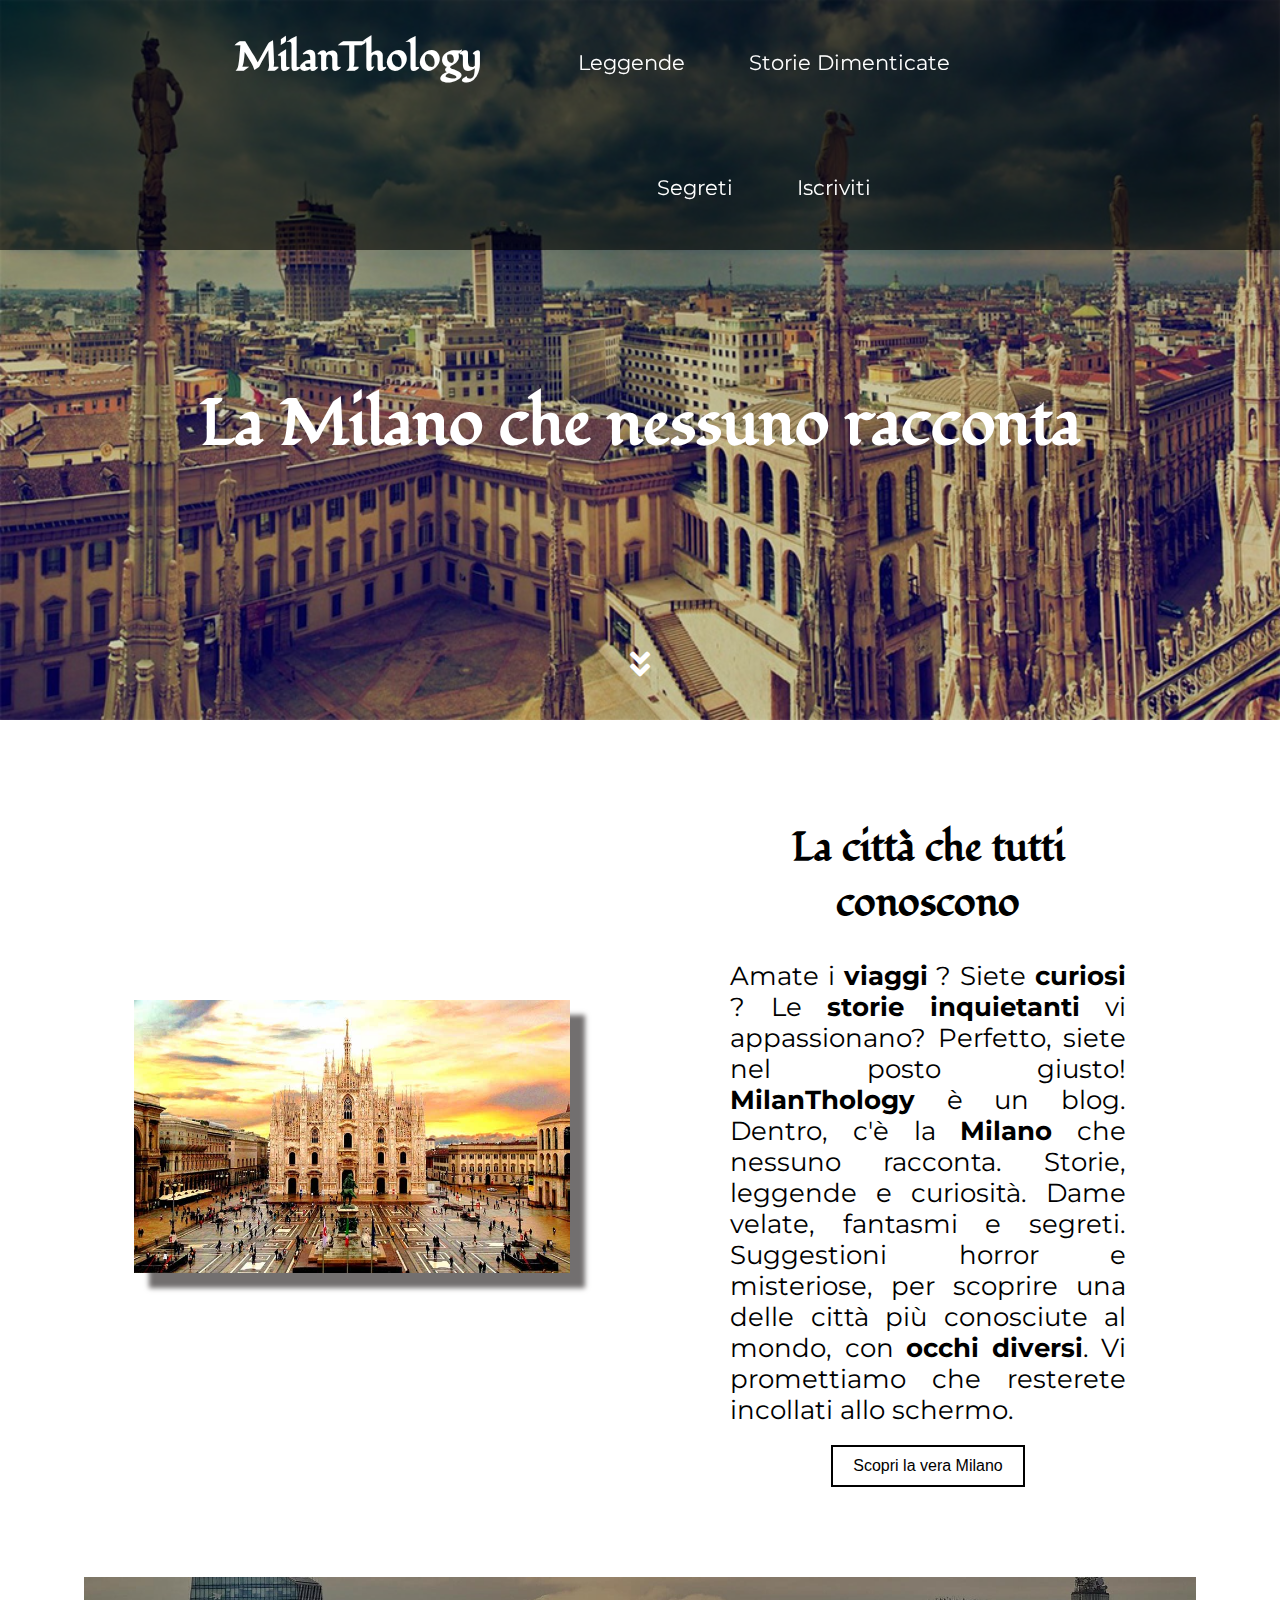
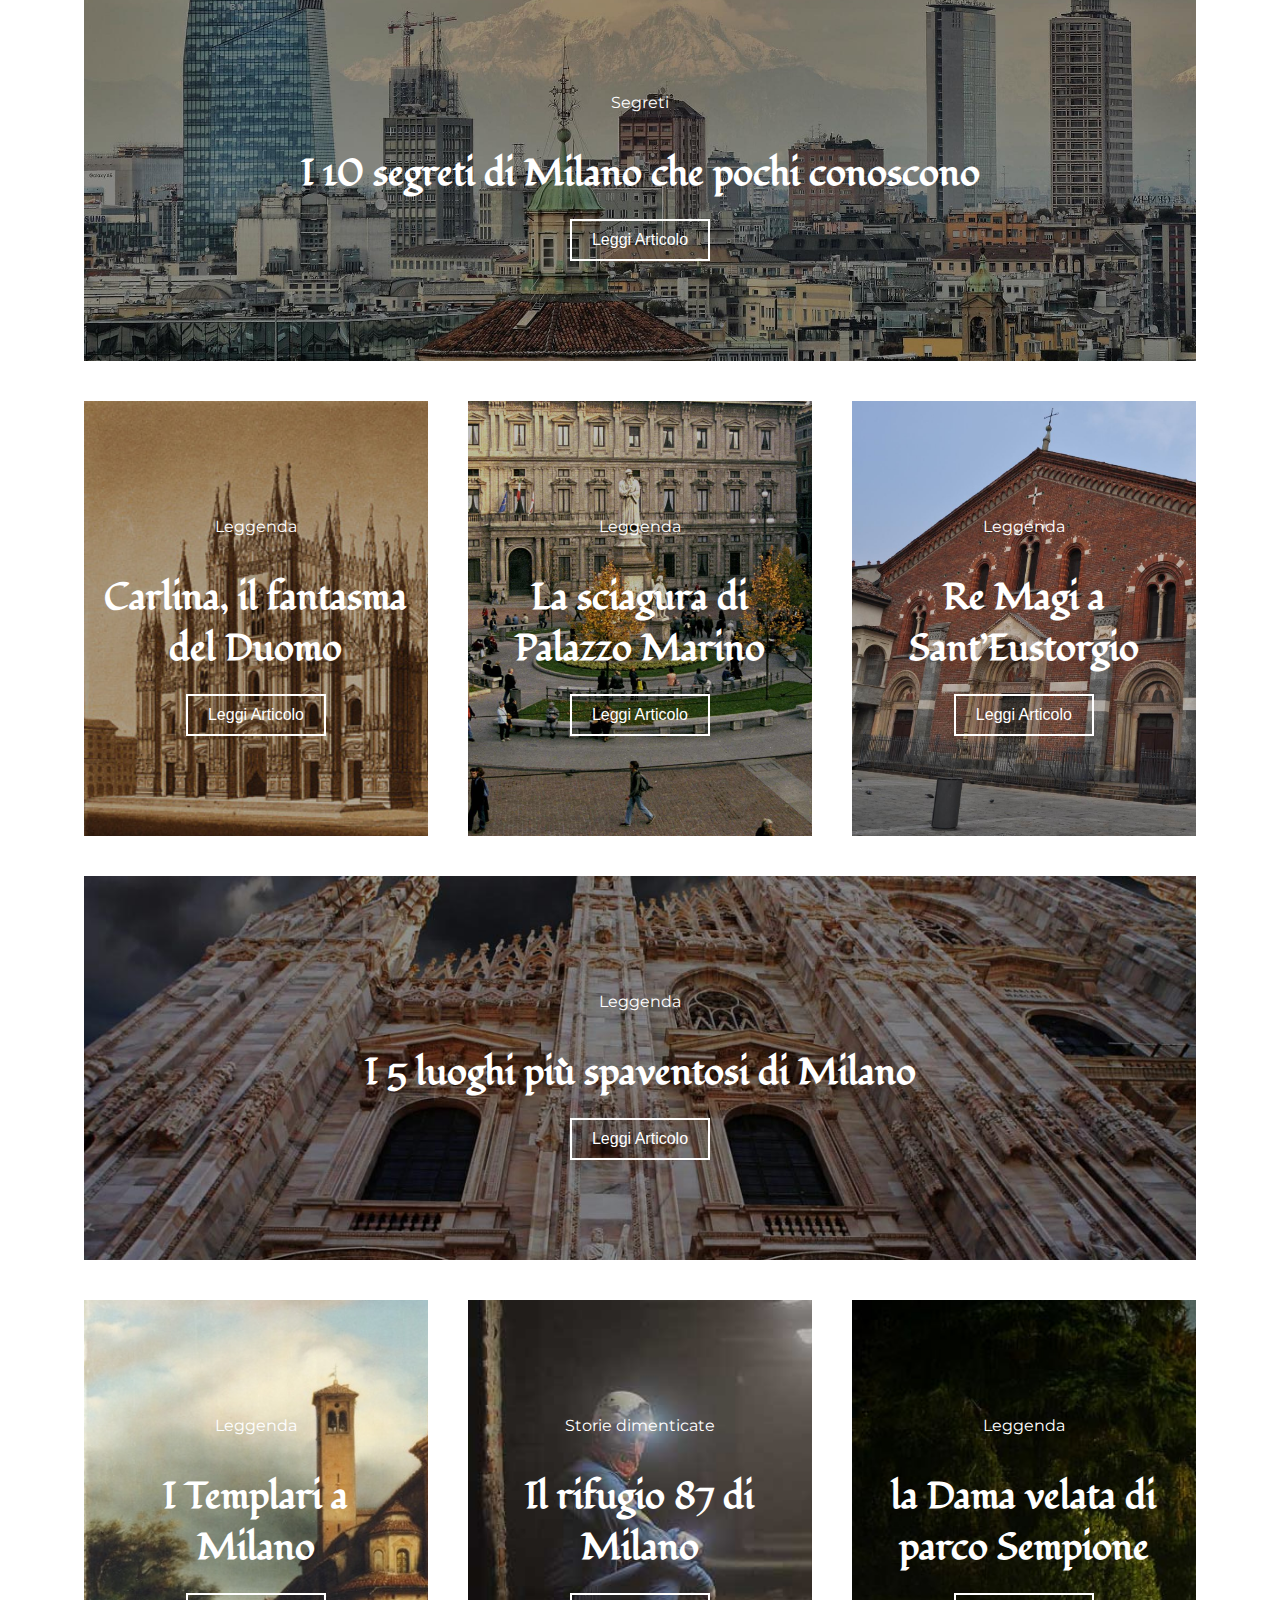
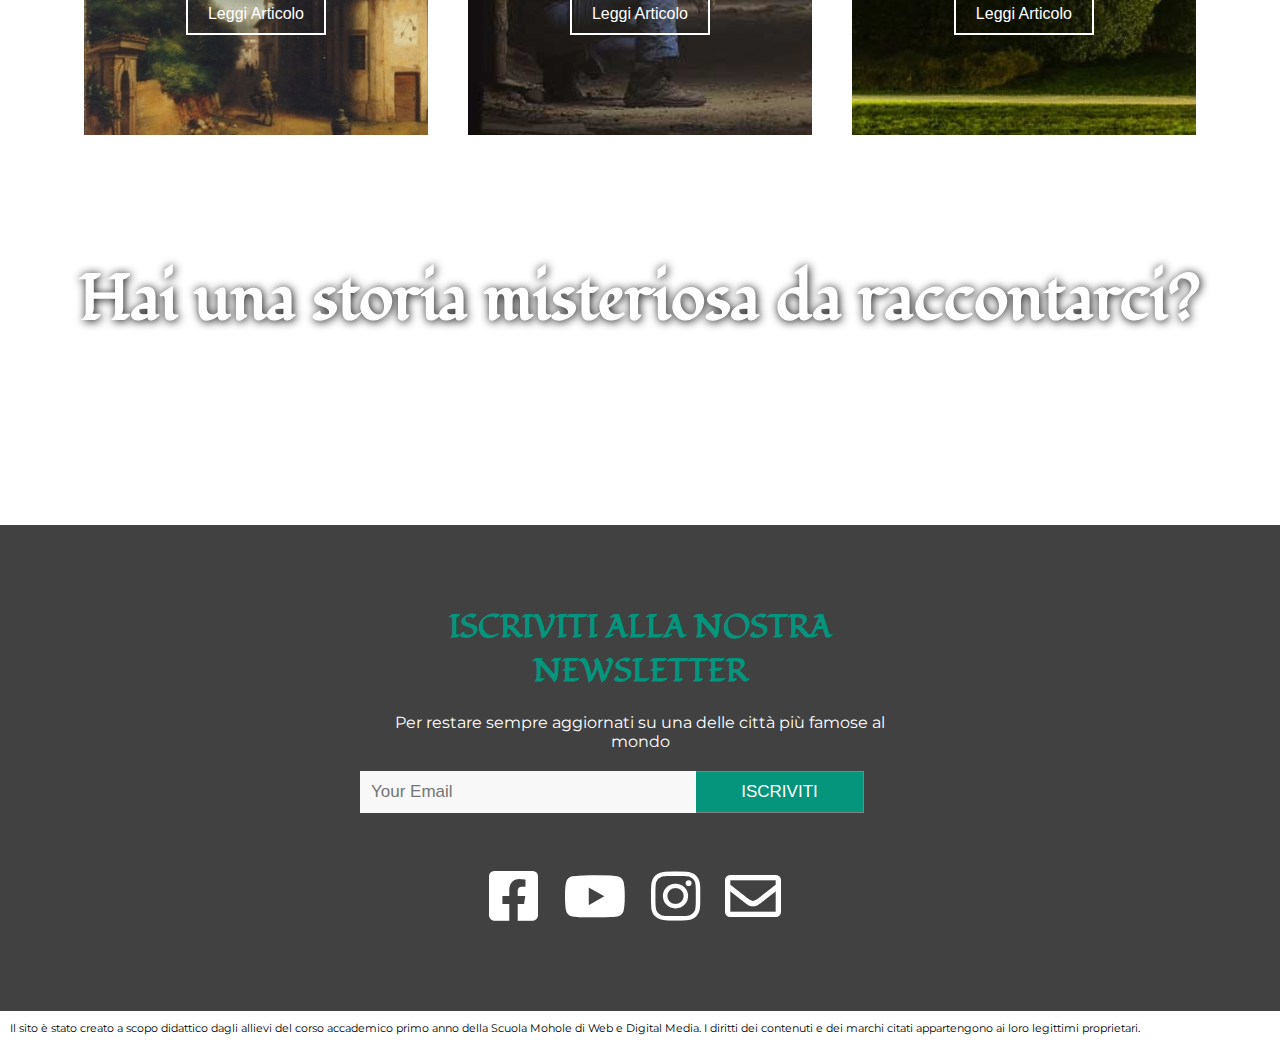
<file: index.html>
<!DOCTYPE html>
<html lang="it">
<head>
    <meta charset="UTF-8">
    <meta name="viewport" content="width=device-width, initial-scale=1.0">
    <meta http-equiv="X-UA-Compatible" content="ie=edge">
    <link rel="stylesheet" href="Fontawesome/css/all.min.css">
    <link rel="stylesheet" href="animate.min.css">
    <title>MilanThology - La Milano che nessuno racconta</title>
    <link href="https://fonts.googleapis.com/css?family=Montserrat&display=swap" rel="stylesheet">
    <link href="https://fonts.googleapis.com/css?family=Fondamento&display=swap" rel="stylesheet">
    <link rel="stylesheet" href="style.css">
</head>
<body>
    <!-- HOME PRIMA FASCIA -->
    <header id="home">
        <nav>
            <div class="navigazione">
                <div class="posizione">
                    <div id="menuToggle">
                      <input type="checkbox" />
                      <span></span>
                      <span></span>
                      <span></span>
                      <ul id="menu">
                        <a href="index.html"><li>Home</li></a>
                        <a href="leggende.html"><li>Leggende</li></a>
                        <a href="storie.html"><li>Storie dimenticate</li></a>
                        <a href="segreti.html"><li>Segreti</li></a>
                        <a href="iscrizione.html"><li>Iscriviti</li></a>
                      </ul>
                    </div>
        
                </div>
                <div class="logo">
                    <a href="index.html"><h2>MilanThology</h2></a>
                </div>
                <div class="menu">
                     <ul>
                         <a href="leggende.html"><li>Leggende</li></a>
                         <a href="storie.html"><li>Storie dimenticate</li></a>
                         <a href="segreti.html"><li>Segreti</li></a>
                         <a href="iscrizione.html"><li>Iscriviti</li></a>
                     </ul>
                 </div>
            </div>
        </nav>
        <h1> La Milano che nessuno racconta</h1>
        <a href="#main" class="fas fa-angle-double-down animated infinite fadeInDown slower"></a>
    </header>  
    <!-- FINE HOME PRIMA FASCIA -->
    <!-- INTRODUZIONE -->
    <div class="box_page">
        <main id="main">
            <div class="intro">
                <div class="img_intro">
                    <img src="img/duomo.jpg" alt="Milano Duomo" width="100%" height="auto">
                </div>
            </div>
            <div class="intro" >
                <h2>La città che tutti conoscono</h2>
                <p class="text">Amate i <b> viaggi</b> ? Siete <b>curiosi</b> ? Le <b>storie inquietanti</b> vi appassionano? Perfetto, siete nel posto giusto!
                    <b>MilanThology</b> è un blog. Dentro, c'è la <b>Milano</b> che nessuno racconta. Storie, leggende e curiosità. Dame velate, fantasmi e segreti. Suggestioni horror e misteriose, per scoprire una delle città più conosciute al mondo, con <b>occhi diversi</b>. Vi promettiamo che resterete incollati allo schermo. </p>
                <a href="segreti.html"><button class="btn_intro">Scopri la vera Milano</button></a>
            </div>
        </main> 
    <!-- FINE INTRODUZIONE -->
    <!-- ARTICOLI -->
        <div class="box">
            <article>      
                <div class="title_article segreti">
                    <p>Segreti</p>
                    <h3>I 10 segreti di Milano che pochi conoscono</h3>
                    <a href="404.html"><button class="btn_leggi">Leggi Articolo</button></a>
                </div>
            </article>
            <div class="fascia_articoli">
                <article>
                    <div class="title_article fantasma_duomo">
                        <p>Leggenda</p>
                        <h3>Carlina, il fantasma del Duomo</h3>
                        <a href="#"><button class="btn_leggi">Leggi Articolo</button></a>
                    </div>
                </article> 
                <article>
                    <div class="title_article Palazzo_marino">
                        <p>Leggenda</p>
                        <h3>La sciagura di Palazzo Marino</h3>
                        <a href="#"><button class="btn_leggi">Leggi Articolo</button></a>
                    </div>
                </article> 
                <article>
                    <div class="title_article Re_magi">
                        <p>Leggenda</p>
                        <h3>Re Magi a Sant’Eustorgio</h3>
                        <a href="#"><button class="btn_leggi">Leggi Articolo</button></a>
                    </div>
                </article> 
            </div>
            <article>
                <div class="title_article luoghi_spaventosi">
                    <p>Leggenda</p>
                    <h3>I 5 luoghi più spaventosi di Milano</h3>
                    <a href="#"><button class="btn_leggi">Leggi Articolo</button></a>
                </div>
            </article> 
            <div class="fascia_articoli">
                <article>
                    <div class="title_article templari">
                        <p>Leggenda</p>
                        <h3>I Templari a Milano</h3>
                        <a href="#"><button class="btn_leggi">Leggi Articolo</button></a>
                    </div>
                </article> 
                <article>
                    <div class="title_article rifugio-87">
                        <p>Storie dimenticate</p>
                        <h3>Il rifugio 87 di Milano</h3>
                        <a href="404.html"><button class="btn_leggi">Leggi Articolo</button></a>
                    </div>
                </article> 
                <article>
                    <div class="title_article Dama-velata">
                        <p>Leggenda</p>
                        <h3>la Dama velata di parco Sempione</h3>
                        <a href="dama_velata.html"><button class="btn_leggi">Leggi Articolo</button></a>
                    </div>
                </article>
            </div>
        </div>
    </div>
    <!-- FINE ARTICOLI -->
   <!-- CALL TO ACTION -->
    <div class="call_to_action">
        <h2>Hai una storia misteriosa da raccontarci?</h2>
        <a href="iscrizione.html"><button class="btn_scopri">Scrivi qui</button></a>
    </div>
    <!-- FINE CALL TO ACTION -->
<!-- FOOTER -->
<footer>
    <div class="newsletter">
        <h3> ISCRIVITI ALLA NOSTRA NEWSLETTER </h3> 
        <p>Per restare sempre aggiornati su una delle città più famose al mondo</p> 
        <form class="example" action="/action_page.php">
            <input type="text" placeholder="Your Email" name="search">
            <button type="submit">ISCRIVITI</i></button>
        </form>
    </div>
        <div class="social">
            <a href="https://www.facebook.com/"><i class="fab fa-facebook-square"></i></a>
            <a href="https://www.youtube.com/"><i class="fab fa-youtube"></i></a>
            <a href="https://www.instagram.com/"><i class="fab fa-instagram"></i></a>
            <a href="https://www.gmail.com/"><i class="far fa-envelope"></i></a>
        </div>
    </footer>
    <section class="text_footer">
        Il sito è stato creato a scopo didattico dagli allievi del corso accademico primo anno della Scuola Mohole di Web e Digital Media. I diritti dei contenuti e dei marchi citati appartengono ai loro legittimi proprietari.
    </section>
    <!-- FINE FOOTER -->
</body>
</html>
</file>
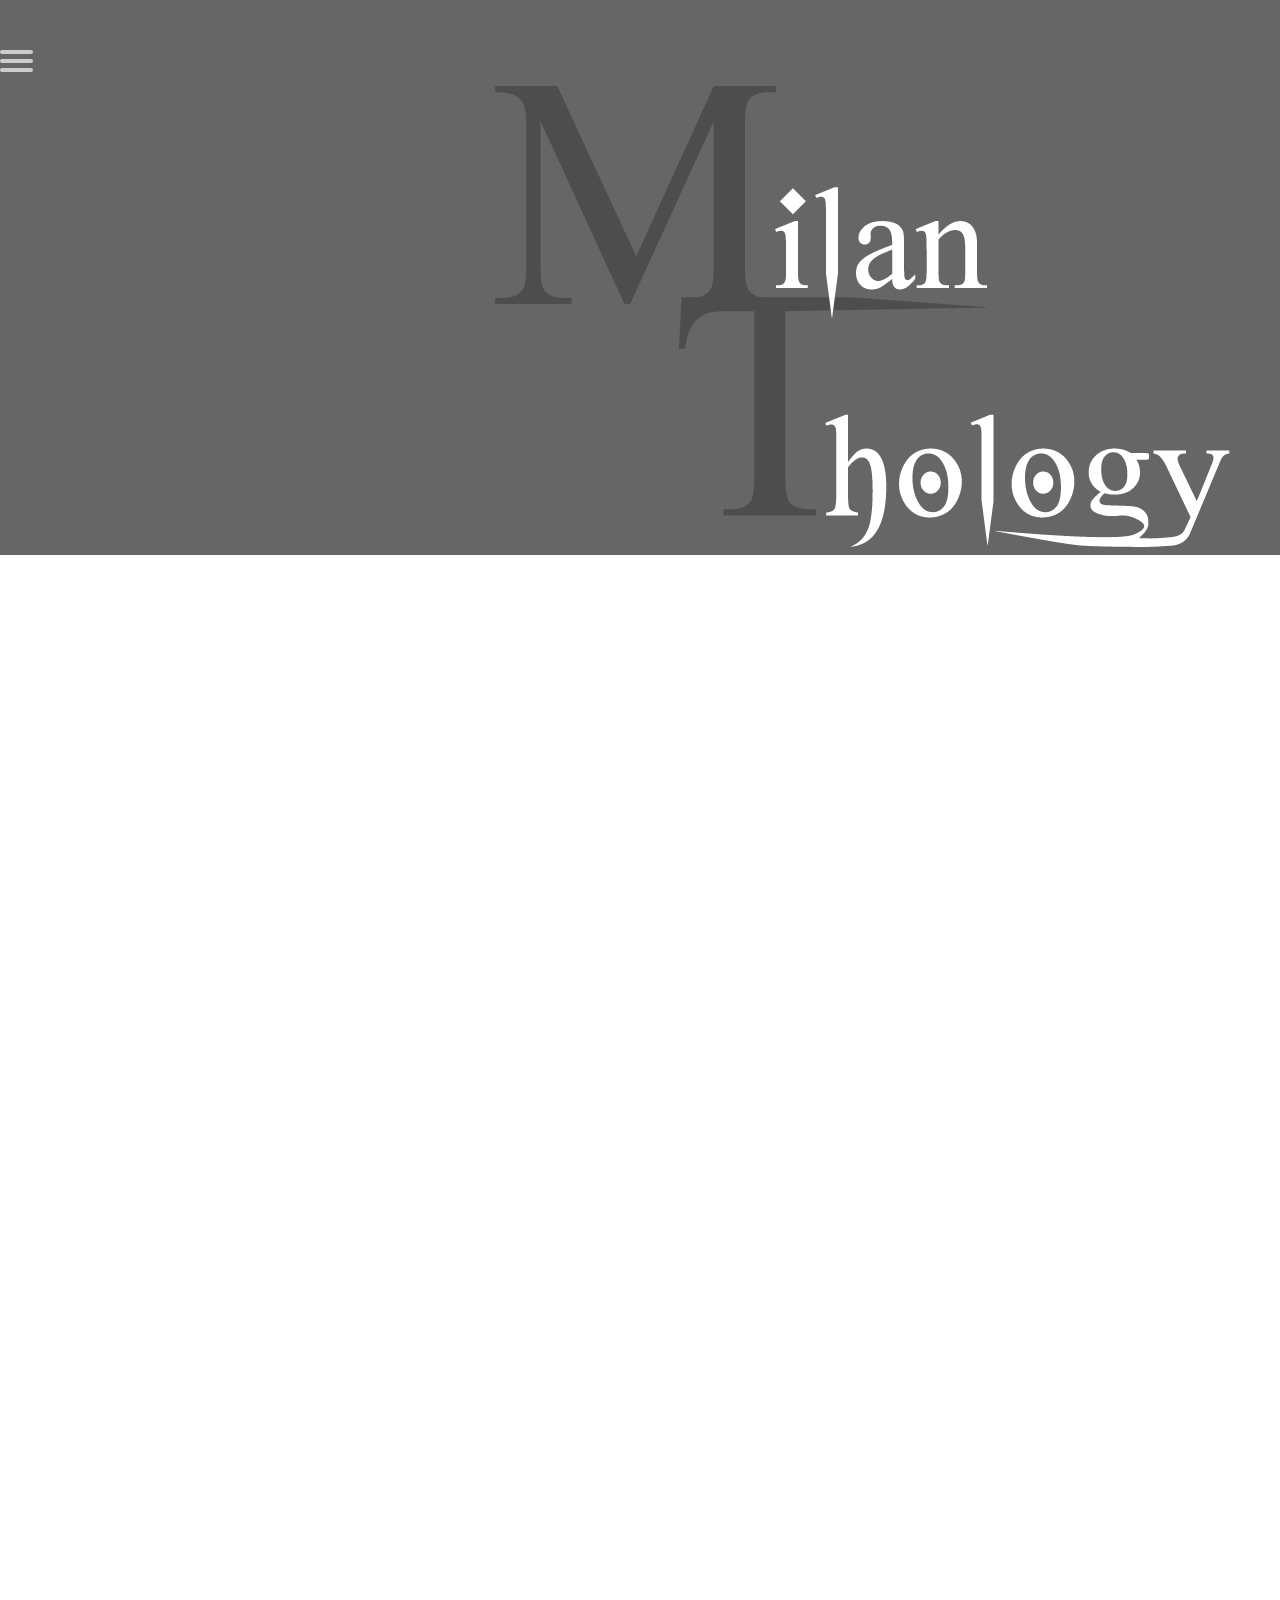
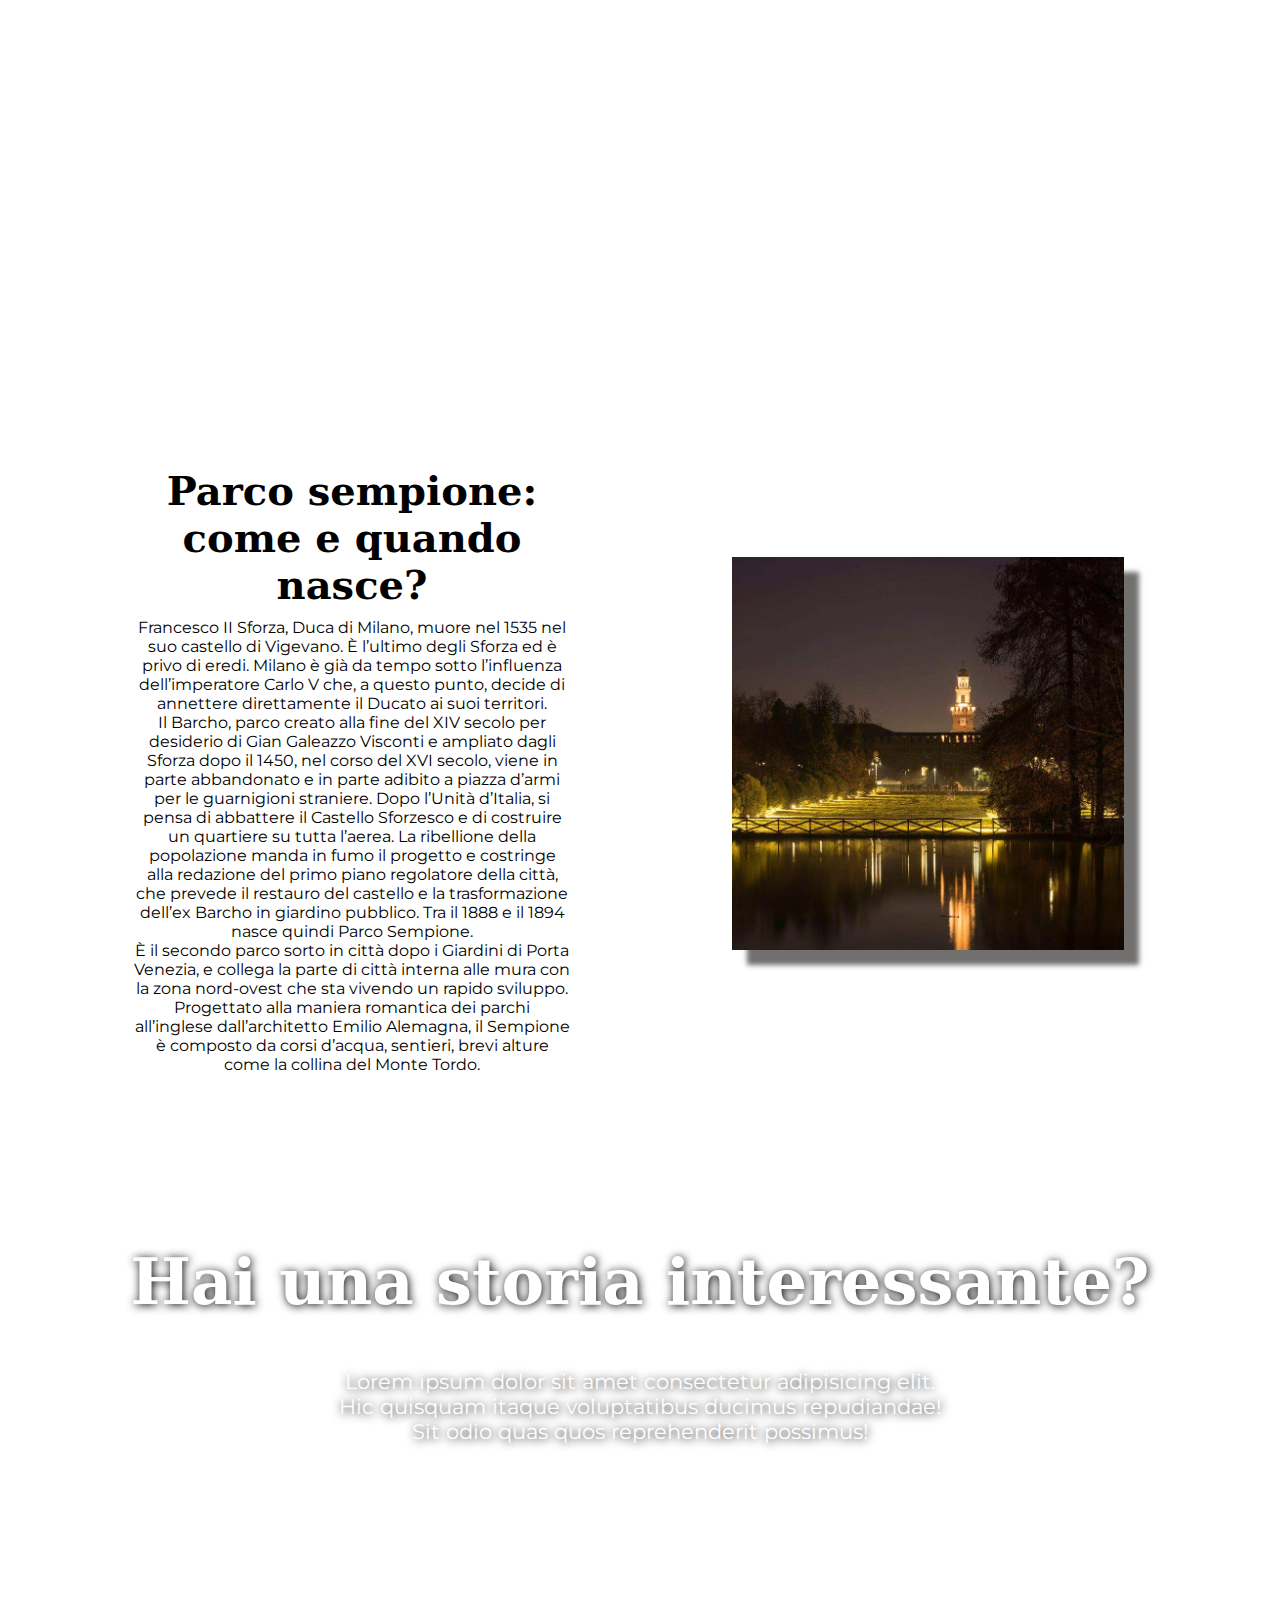
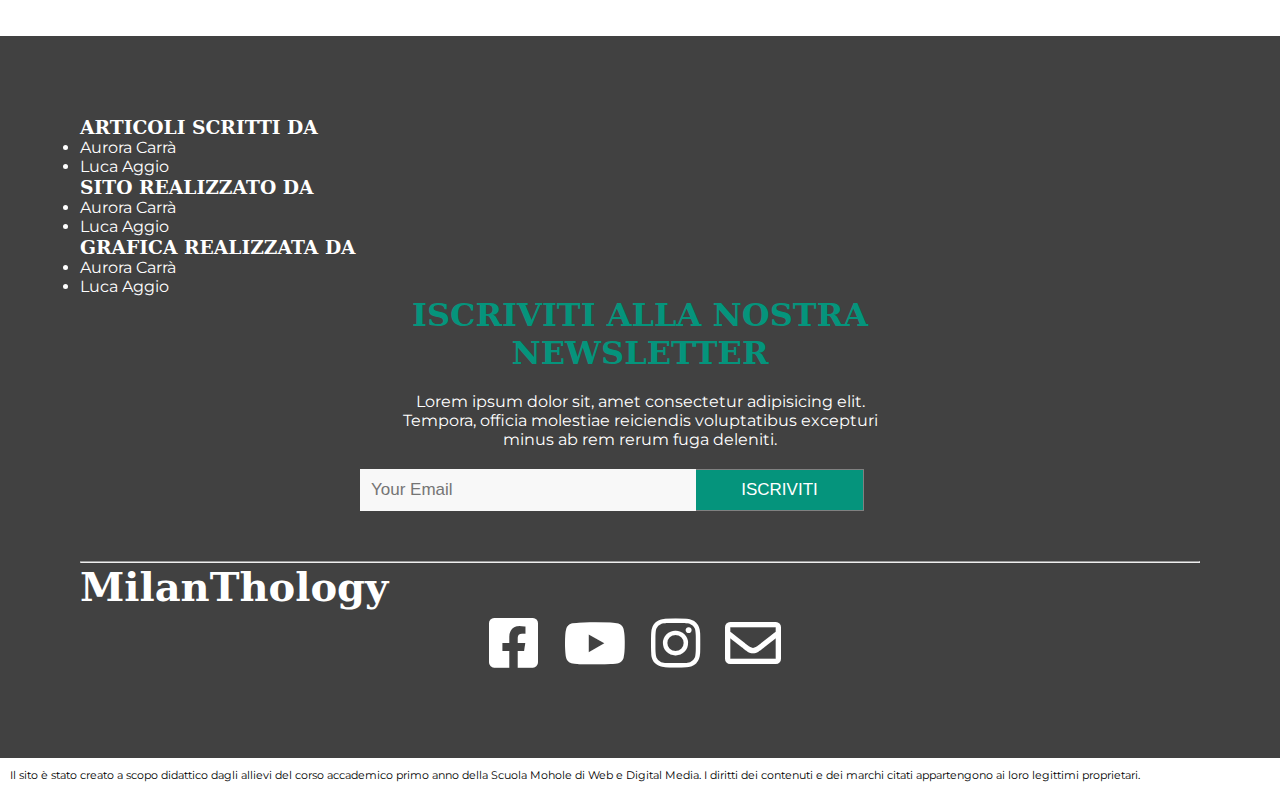
<file: articolo.html>
<!DOCTYPE html>
<html lang="it">
<head>
    <meta charset="UTF-8">
    <meta name="viewport" content="width=device-width, initial-scale=1.0">
    <meta http-equiv="X-UA-Compatible" content="ie=edge">
    <link rel="stylesheet" href="Fontawesome/css/all.min.css">
    <link rel="stylesheet" href="animate.min.css">
    <title>La Milano che non conosci</title>
    <link href="https://fonts.googleapis.com/css?family=Montserrat:400,400i,700,900&display=swap" rel="stylesheet">
    <link rel="stylesheet" href="style.css">
</head>
<body id="pagina">
    <header id="articolo">
        <nav role="navigation">
            <div id="menuToggle">
              <input type="checkbox" />
              <span></span>
              <span></span>
              <span></span>
              <ul id="menu">
                <a href="index.html"><li>Home</li></a>
                <a href="leggende.html"><li>Leggende</li></a>
                <a href="storie.html"><li>Storie dimenticate</li></a>
                <a href="segreti.htmlx"><li>Segreti</li></a>
                <a href="iscrizione.html"><li>Iscriviti</li></a>
              </ul>
            </div>
            <div class="logo">
                <a href="index.html"><img src="img/logo.png" alt="MilanThology"></a>
            </div>
        </nav>
        <h1>La Milano che nessuno racconta</h1>
        <a href="#main" class="fas fa-angle-double-down animated infinite fadeInDown slower"></a>
    </header>
    <div class="box_page">
        
        <div class="video">
        <iframe width="560" height="315" src="https://www.youtube-nocookie.com/embed/SfteQQJQ2Do?start=9&rel=0" frameborder="0" allow="accelerometer; autoplay; encrypted-media; gyroscope; picture-in-picture" allowfullscreen></iframe>
        </div>

        <div class="spazio">
            <article>
                <h2>La dama velata</h2>
                <div class="divisione">
                    
                    
                <div class="giornale">
                    <div class="fascia_prima">
                    <p>
                        Guardandosi attorno, gli sventurati avrebbero visto una figura vaga apparire nella nebbia, tra gli alberi; una figura di donna che inizia ad avvicinarsi, mostrando la lunga veste nera che ricopre la snella silhouette. A nascondere il volto, un velo nero. Anche così coperta, la sua bellezza è evidente.
                    </p>
                    <p>
                        Dopo qualche secondo, il suo viso arriva quasi a sfiorare quello del passante, privo di resistenza davanti al fascino della signora. Quando gli porge la mano, non può che stringerla. Una mano gelida, che lo accompagna nei meandri del Parco Sempione, tra laghetti e ponti, tra fontane e angoli nascosti; tra le piante e lungo i viali.
                    </p>
                    <p>
                        All’improvviso, dopo aver attraversato zone del parco che era sicuro di non aver mai visto, l’uomo si ritrova davanti a un cancello di ferro, alto circa tre metri; dietro il cancello, un’imponente villa. Il passante si volta verso la dama, e nonostante sia impossibile cogliere il suo sguardo dietro il velo, ne percepisce una profonda tristezza. Dalla veste, la dama estrae una grande chiave ricoperta di ruggine, con la quale apre il cancello per poi condurre l’uomo attraverso un lungo vialetto e infine davanti alla porta della villa.
                    </p>
                    <p>
                        Decine di candele illuminano la sala, mostrando pareti listate a lutto e saloni di marmo e stucco ricoperti da insegne funebri. La dama accompagna il suo ospite fino a un grande salone centrale, dal quale proviene una musica innaturale; in un angolo, un’orchestra suona una musica che sembra andare avanti da sempre.
                        Senza mai lasciare la mano dell’uomo, la dama inizia a muovere i primi passi di un ballo che presto si trasforma in una vorticosa e allu
                    </p>
                </div>
            </div>
            <div class="giornale">
                <div class="fascia_prima">
                    <p>
                        cinata danza, in cui anche lui viene trascinato. In quello stato di trance, per l’uomo esiste solo la donna che lo accompagna in una danza febbrile. Non riesce a toglierle lo sguardo di dosso e osserva il velo sollevarsi di pochi centimetri senza mai scoprire il viso.
                    </p>
                    <p>
                        Dopo un tempo ignoto, la dama lo conduce in stanza da letto e si spoglia davanti ai suoi occhi, senza togliere il velo. La donna è bellissima, nuda nel nero della stanza illuminata da poche candele. I due si stringono in un lungo amplesso che riproduce in altra maniera la vertigine della danza.
                    </p>
                    <p>
                        L’uomo è perdutamente innamorato, privato di ogni desiderio che non sia quello di stare al fianco della dama. Lei è sdraiata sul letto, forse dorme: il velo è sempre davanti agli occhi. Silenziosamente, lui le si fa vicino e lentamente, delicatamente solleva il velo. All’improvviso, un’ondata di puro terrore lo colpisce mentre davanti ai suoi occhi si rivela un teschio privo di vita, dalle orbite vuote.
                    </p>
                    <p>
                        L’uomo urla con tutta la sua forza, scappa dalla villa dalle pareti nere, corre attraverso il parco immerso nel buio della notte, incapace di fermarsi mentre nella sua mente i ricordi annebbiati e allucinati dell’esperienza vissuta continuano a susseguirsi. Solo una volta oltrepassato il parco, ritrovatosi al sicuro tra la folla, l’uomo riesce a calmarsi; senza però togliersi di dosso una sensazione di gelo innaturale che lo ridurrà gradualmente alla follia. Dopo quell’esperienza, fu per lui impossibile pensare ad altro se non alla Dama in nero, il fantasma del Parco Sempione. Tornò a cercarla per il resto della sua vita, in ogni notte di nebbia, senza successo
                    </p>
                </div>
            </div>
         
            </article>
            
            <article  class="intermedio">
                <div class="call_to_action"></div>
            </article>

            
            
            <main >

                <div class="intro fascia_prima" >
                        
                    <h2>Parco sempione: come e quando nasce?</h2>
        
                    <p>
                        Francesco II Sforza, Duca di Milano, muore nel 1535 nel suo castello di Vigevano. È l’ultimo degli Sforza ed è privo di eredi. Milano è già da tempo sotto l’influenza dell’imperatore Carlo V che, a questo punto, decide di annettere direttamente il Ducato ai suoi territori.
                    </p>
                    <p>
                        Il Barcho, parco creato alla fine del XIV secolo per desiderio di Gian Galeazzo Visconti e ampliato dagli Sforza dopo il 1450,  nel corso del XVI secolo, viene in parte abbandonato e in parte adibito a piazza d’armi per le guarnigioni straniere. 
                        Dopo l’Unità d’Italia, si pensa di abbattere il Castello Sforzesco e di costruire un quartiere su tutta l’aerea.
                        La ribellione della popolazione manda in fumo il progetto e costringe alla redazione del primo piano regolatore della città, che prevede il restauro del castello e la trasformazione dell’ex Barcho in giardino pubblico. 
                        Tra il 1888 e il 1894 nasce quindi Parco Sempione.
                    </p>
                    <p>
                        È il secondo parco sorto in città dopo i Giardini di Porta Venezia, e collega la parte di città interna alle mura con la zona nord-ovest che sta vivendo un rapido sviluppo. 
        
                        Progettato alla maniera romantica dei parchi all’inglese dall’architetto Emilio Alemagna, il Sempione è composto da corsi d’acqua, sentieri, brevi alture come la collina del Monte Tordo.
                    </p>
                </div>
                <div class="intro">
                    <div class="img_intro">
                        <img src="img/parco-sempione.jpg" alt="Parco Sempione" width="90%" height="auto">
                    </div>
                </div>
            </main>

            </article>
        </div>
    </div>
            <div class="call_to_action">
                <h2>Hai una storia interessante?</h2>
                <p>Lorem ipsum dolor sit amet consectetur adipisicing elit. Hic quisquam itaque voluptatibus ducimus repudiandae! Sit odio quas quos reprehenderit possimus!</p>
                <a href="#"><button class="btn_scopri">Scrivi qui</button></a>
            </div>
        
    </div>
        <!-- FOOTER -->
    <footer>
        <div class="box_footer">
            <div class="footer_container">
                <div class="colonne">
                    <div class="testo_footer">
                        <h3>ARTICOLI SCRITTI DA</h3>
                        <li>Aurora Carrà</li>
                        <li>Luca Aggio</li>
                    </div>
                    <div class="testo_footer">
                        <h3>SITO REALIZZATO DA</h3>
                        <li>Aurora Carrà</li>
                        <li>Luca Aggio</li>
                    </div>
                    <div class="testo_footer">
                        <h3>GRAFICA REALIZZATA DA</h3>
                        <li>Aurora Carrà</li>
                        <li>Luca Aggio</li>
                    </div>
                </div>
            </div>    
            <div class="footer_container">
                <div class="newsletter">
                    <h3> ISCRIVITI ALLA NOSTRA NEWSLETTER </h3> 
                    <p>Lorem ipsum dolor sit, amet consectetur adipisicing elit. Tempora, officia molestiae reiciendis voluptatibus excepturi minus ab rem rerum fuga deleniti.</p> 
                    <form class="example" action="/action_page.php">
                        <input type="text" placeholder="Your Email" name="search">
                        <button type="submit">ISCRIVITI</i></button>
                    </form>
                </div>
            </div>
        </div>
        <hr>
        <div class="box_footer">
            <div class="footer_container">
                <h2>MilanThology</h2>
            </div>
            <div class="footer_container">
                <div class="social">
                    <a href="facebbok.com"><i class="fab fa-facebook-square"></i></a>
                    <a href="youtube.com"><i class="fab fa-youtube"></i></a>
                    <a href="facebbok-com"><i class="fab fa-instagram"></i></a>
                    <a href="facebbok-com"><i class="far fa-envelope"></i></a>
                </div>
            </div>
        </div>
    </footer>
    <section class="text_footer">
        Il sito è stato creato a scopo didattico dagli allievi del corso accademico primo anno della Scuola Mohole di Web e Digital Media. I diritti dei contenuti e dei marchi citati appartengono ai loro legittimi proprietari.
    </section>
    <!-- FINE FOOTER -->
</body>
</html>
</file>
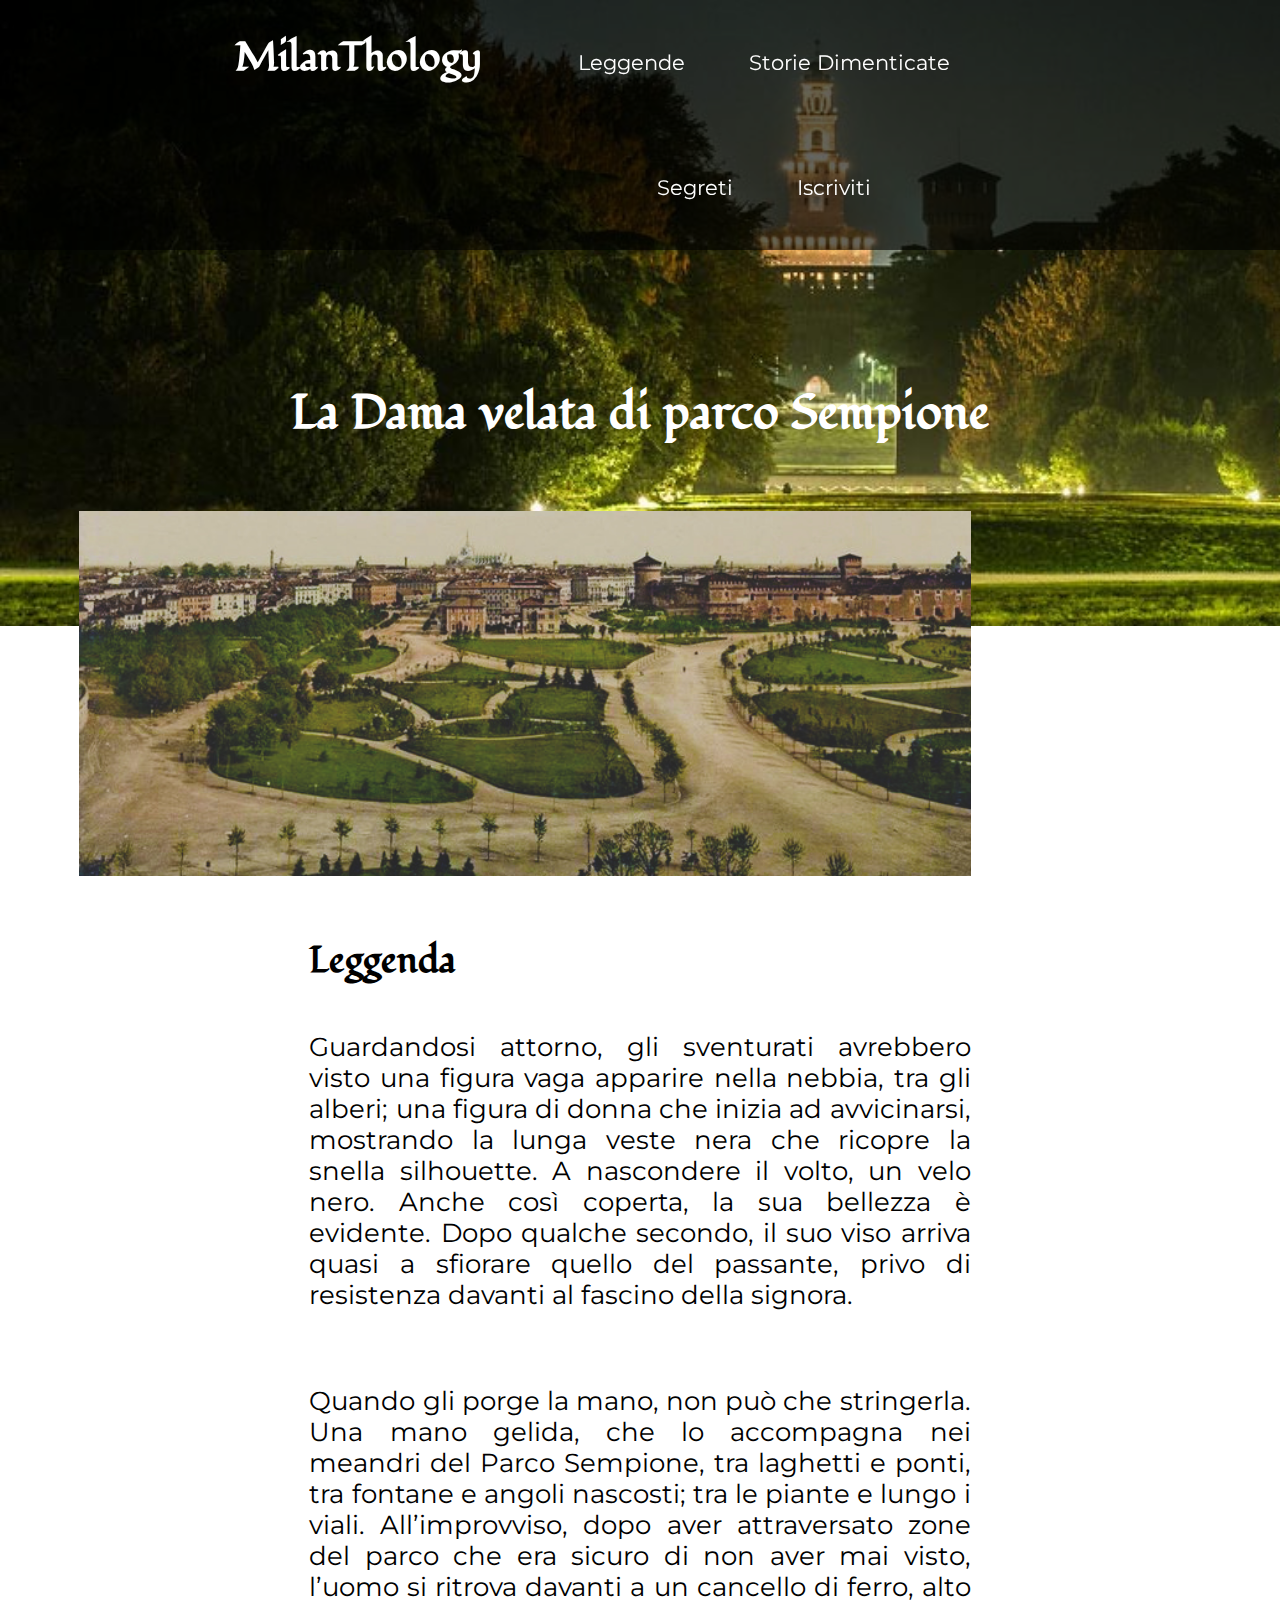
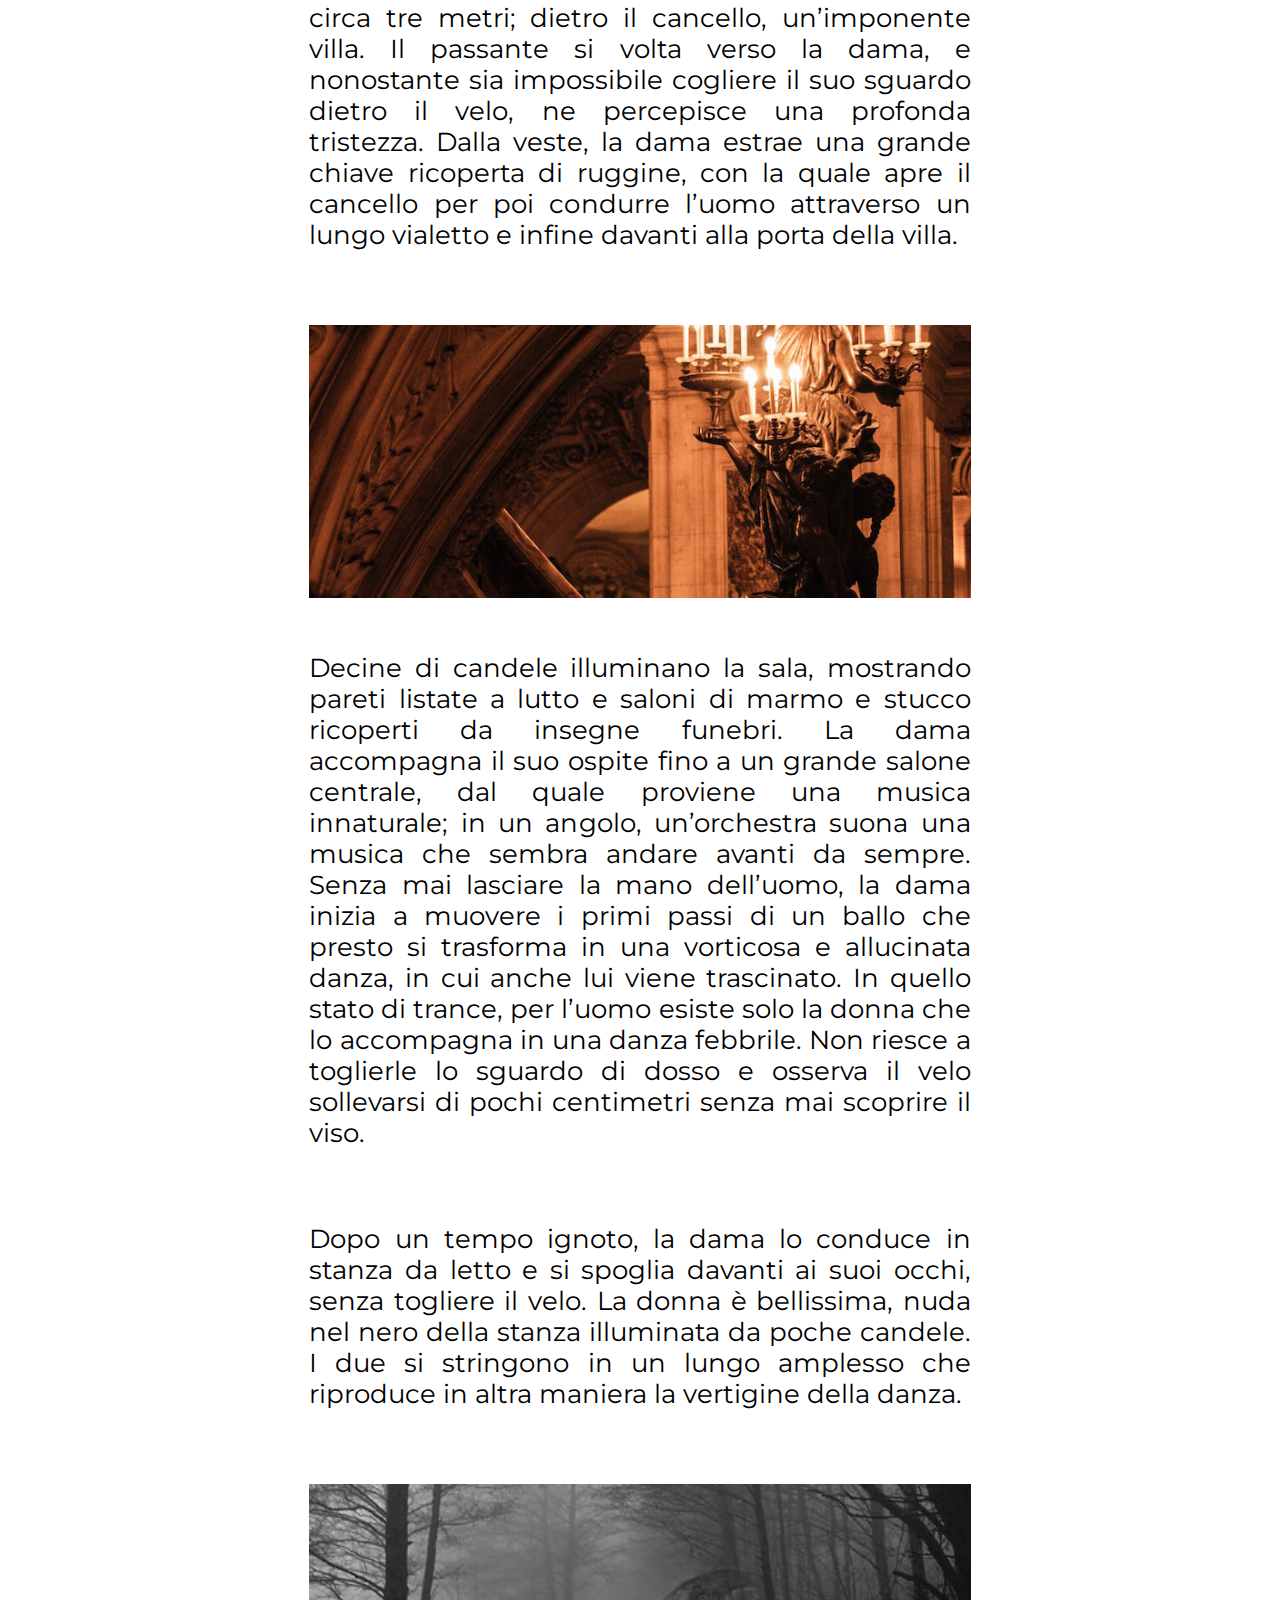
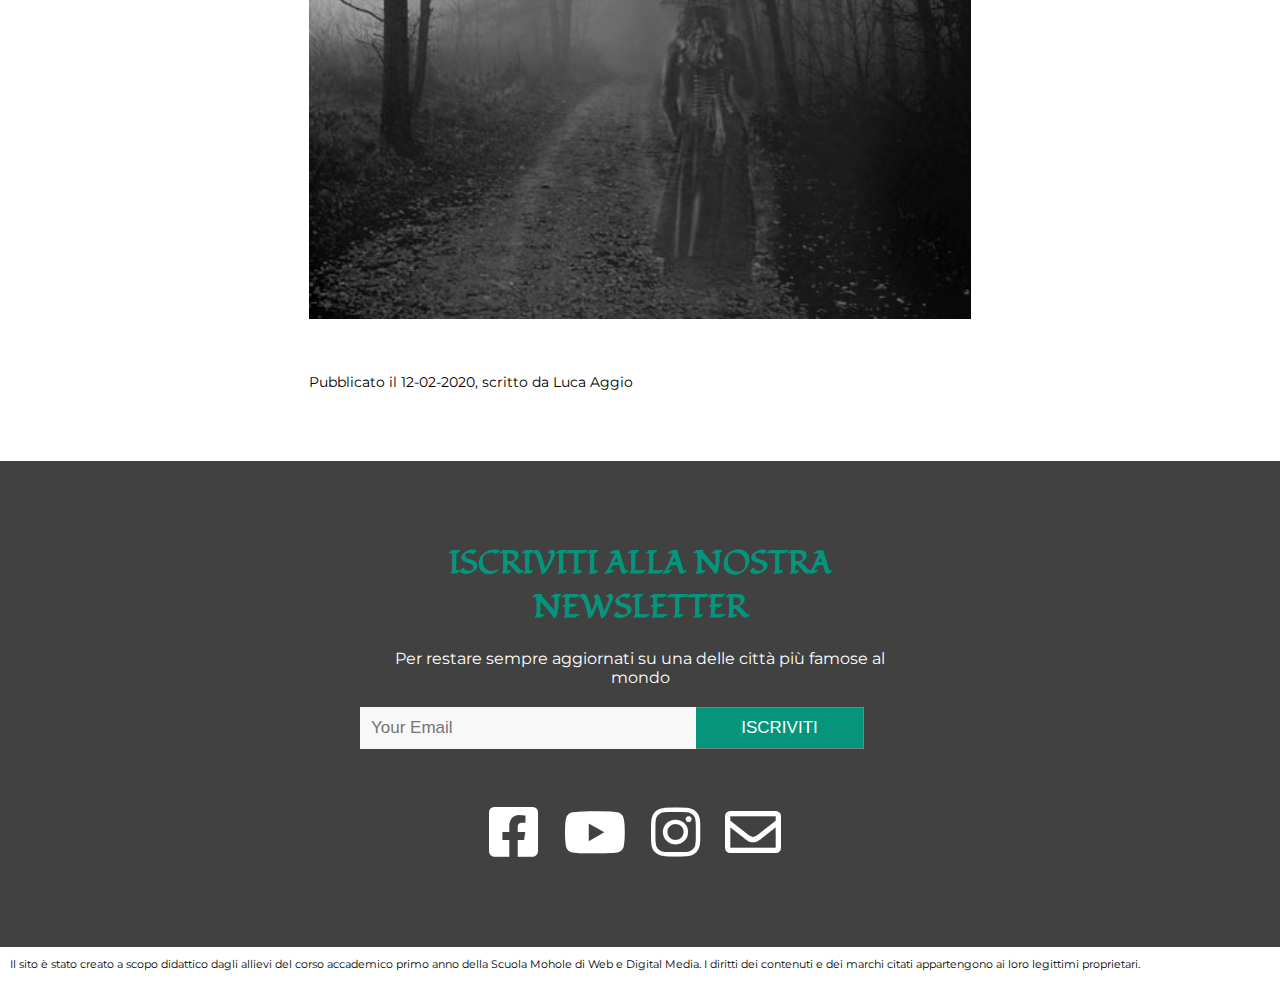
<file: dama_velata.html>
<!DOCTYPE html>
<html lang="it">
<head>
    <meta charset="UTF-8">
    <meta name="viewport" content="width=device-width, initial-scale=1.0">
    <meta http-equiv="X-UA-Compatible" content="ie=edge">
    <link rel="stylesheet" href="Fontawesome/css/all.min.css">
    <link rel="stylesheet" href="animate.min.css">
    <title>La Milano che non conosci</title>
    <link href="https://fonts.googleapis.com/css?family=Montserrat:400,400i,700,900&display=swap" rel="stylesheet">
    <link href="https://fonts.googleapis.com/css?family=Fondamento&display=swap" rel="stylesheet">
    <link rel="stylesheet" href="style.css">
</head>
<body id="pagina">
    <header id="dama_velata">
        <nav>
            <div class="navigazione">
                <div class="posizione">
                    <div id="menuToggle">
                      <input type="checkbox" />
                      <span></span>
                      <span></span>
                      <span></span>
                      <ul id="menu">
                        <a href="index.html"><li>Home</li></a>
                        <a href="leggende.html"><li>Leggende</li></a>
                        <a href="storie.html"><li>Storie dimenticate</li></a>
                        <a href="segreti.html"><li>Segreti</li></a>
                        <a href="iscrizione.html"><li>Iscriviti</li></a>
                      </ul>
                    </div>
        
                </div>
                <div class="logo">
                    <a href="index.html"><h2>MilanThology</h2></a>
                </div>
                <div class="menu">
                     <ul>
                         <a href="leggende.html"><li>Leggende</li></a>
                         <a href="storie.html"><li>Storie dimenticate</li></a>
                         <a href="segreti.html"><li>Segreti</li></a>
                         <a href="iscrizione.html"><li>Iscriviti</li></a>
                     </ul>
                 </div>
            </div>
        </nav>
        <h1>La Dama velata di parco Sempione</h1>
    </header>
    <div class="box_page">
        <div class="immagine-evidenza">
            <img src="img/parco-sempione-(1).jpg" alt="parco sempione" width="60%">
        </div>
        <div class="articolo">
            <h2>Leggenda</h2>
            <p>Guardandosi attorno, gli sventurati avrebbero visto una figura vaga apparire nella nebbia, tra gli alberi; una figura di donna che inizia ad avvicinarsi, mostrando la lunga veste nera che ricopre la snella silhouette. A nascondere il volto, un velo nero. Anche così coperta, la sua bellezza è evidente.
            Dopo qualche secondo, il suo viso arriva quasi a sfiorare quello del passante, privo di resistenza davanti al fascino della signora.</p>
            <p>Quando gli porge la mano, non può che stringerla. Una mano gelida, che lo accompagna nei meandri del Parco Sempione, tra laghetti e ponti, tra fontane e angoli nascosti; tra le piante e lungo i viali.
            All’improvviso, dopo aver attraversato zone del parco che era sicuro di non aver mai visto, l’uomo si ritrova davanti a un cancello di ferro, alto circa tre metri; dietro il cancello, un’imponente villa. Il passante si volta verso la dama, e nonostante sia impossibile cogliere il suo sguardo dietro il velo, ne percepisce una profonda tristezza. Dalla veste, la dama estrae una grande chiave ricoperta di ruggine, con la quale apre il cancello per poi condurre l’uomo attraverso un lungo vialetto e infine davanti alla porta della villa.</p>
            <img class="immagini_articolo" src="img/villa_dama.jpeg" alt="villa_dama" width="100%" >
            <p>
                Decine di candele illuminano la sala, mostrando pareti listate a lutto e saloni di marmo e stucco ricoperti da insegne funebri. La dama accompagna il suo ospite fino a un grande salone centrale, dal quale proviene una musica innaturale; in un angolo, un’orchestra suona una musica che sembra andare avanti da sempre.
                Senza mai lasciare la mano dell’uomo, la dama inizia a muovere i primi passi di un ballo che presto si trasforma in una vorticosa e allucinata danza, in cui anche lui viene trascinato. In quello stato di trance, per l’uomo esiste solo la donna che lo accompagna in una danza febbrile. Non riesce a toglierle lo sguardo di dosso e osserva il velo sollevarsi di pochi centimetri senza mai scoprire il viso.
            </p>
            <p>
                Dopo un tempo ignoto, la dama lo conduce in stanza da letto e si spoglia davanti ai suoi occhi, senza togliere il velo. La donna è bellissima, nuda nel nero della stanza illuminata da poche candele. I due si stringono in un lungo amplesso che riproduce in altra maniera la vertigine della danza. 
            </p>
            <img class="immagini_articolo" src="img/dama_fantasma.jpg" alt="dama" width="100%" >
            <div class="pubblicazione">
                <p>Pubblicato il 12-02-2020, scritto da Luca Aggio</p>
            </div>
        </div>              
    </div>
    <!-- FOOTER -->
    <footer>
        <div class="newsletter">
            <h3> ISCRIVITI ALLA NOSTRA NEWSLETTER </h3> 
            <p>Per restare sempre aggiornati su una delle città più famose al mondo</p> 
            <form class="example" action="/action_page.php">
                <input type="text" placeholder="Your Email" name="search">
                <button type="submit">ISCRIVITI</i></button>
            </form>
        </div>
            <div class="social">
                <a href="https://www.facebook.com/"><i class="fab fa-facebook-square"></i></a>
                <a href="https://www.youtube.com/"><i class="fab fa-youtube"></i></a>
                <a href="https://www.instagram.com/"><i class="fab fa-instagram"></i></a>
                <a href="https://www.gmail.com/"><i class="far fa-envelope"></i></a>
            </div>
        </footer>
        <section class="text_footer">
            Il sito è stato creato a scopo didattico dagli allievi del corso accademico primo anno della Scuola Mohole di Web e Digital Media. I diritti dei contenuti e dei marchi citati appartengono ai loro legittimi proprietari.
        </section>
        <!-- FINE FOOTER -->
</body>
</html>
</file>
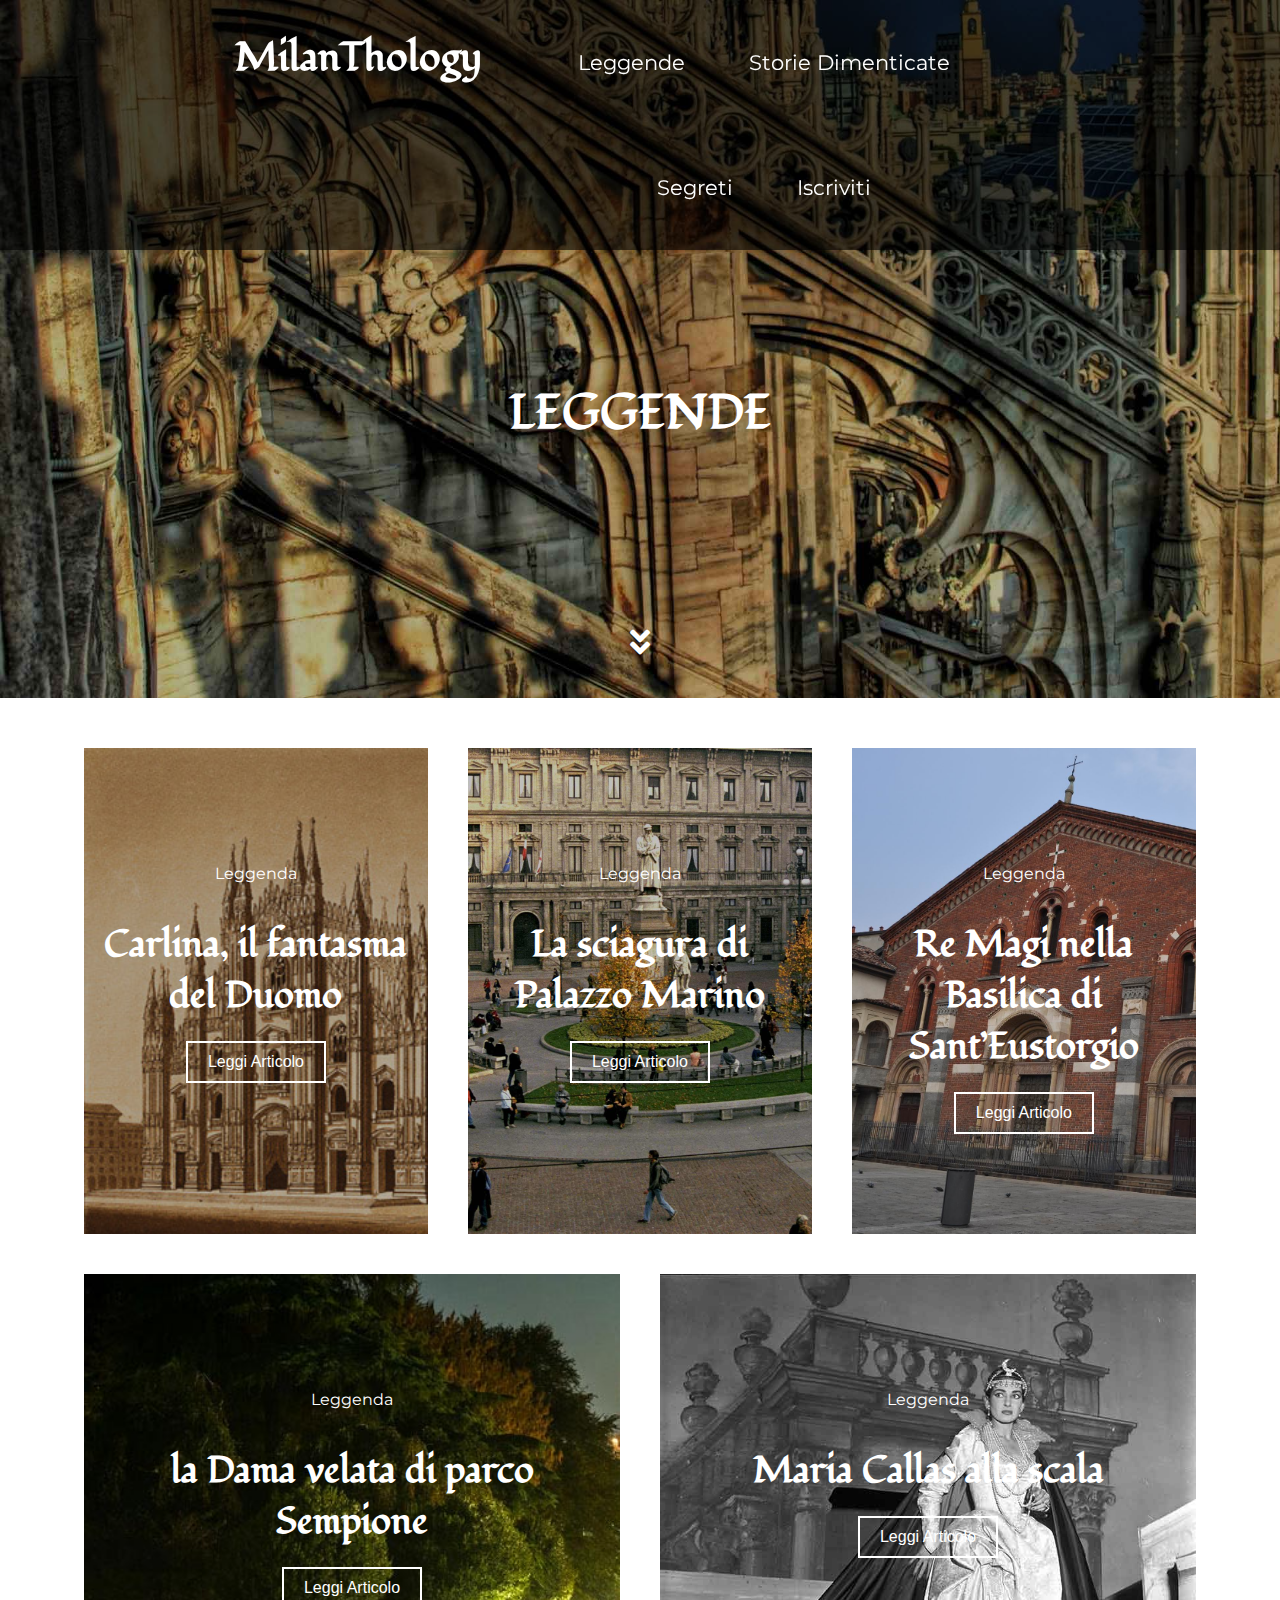
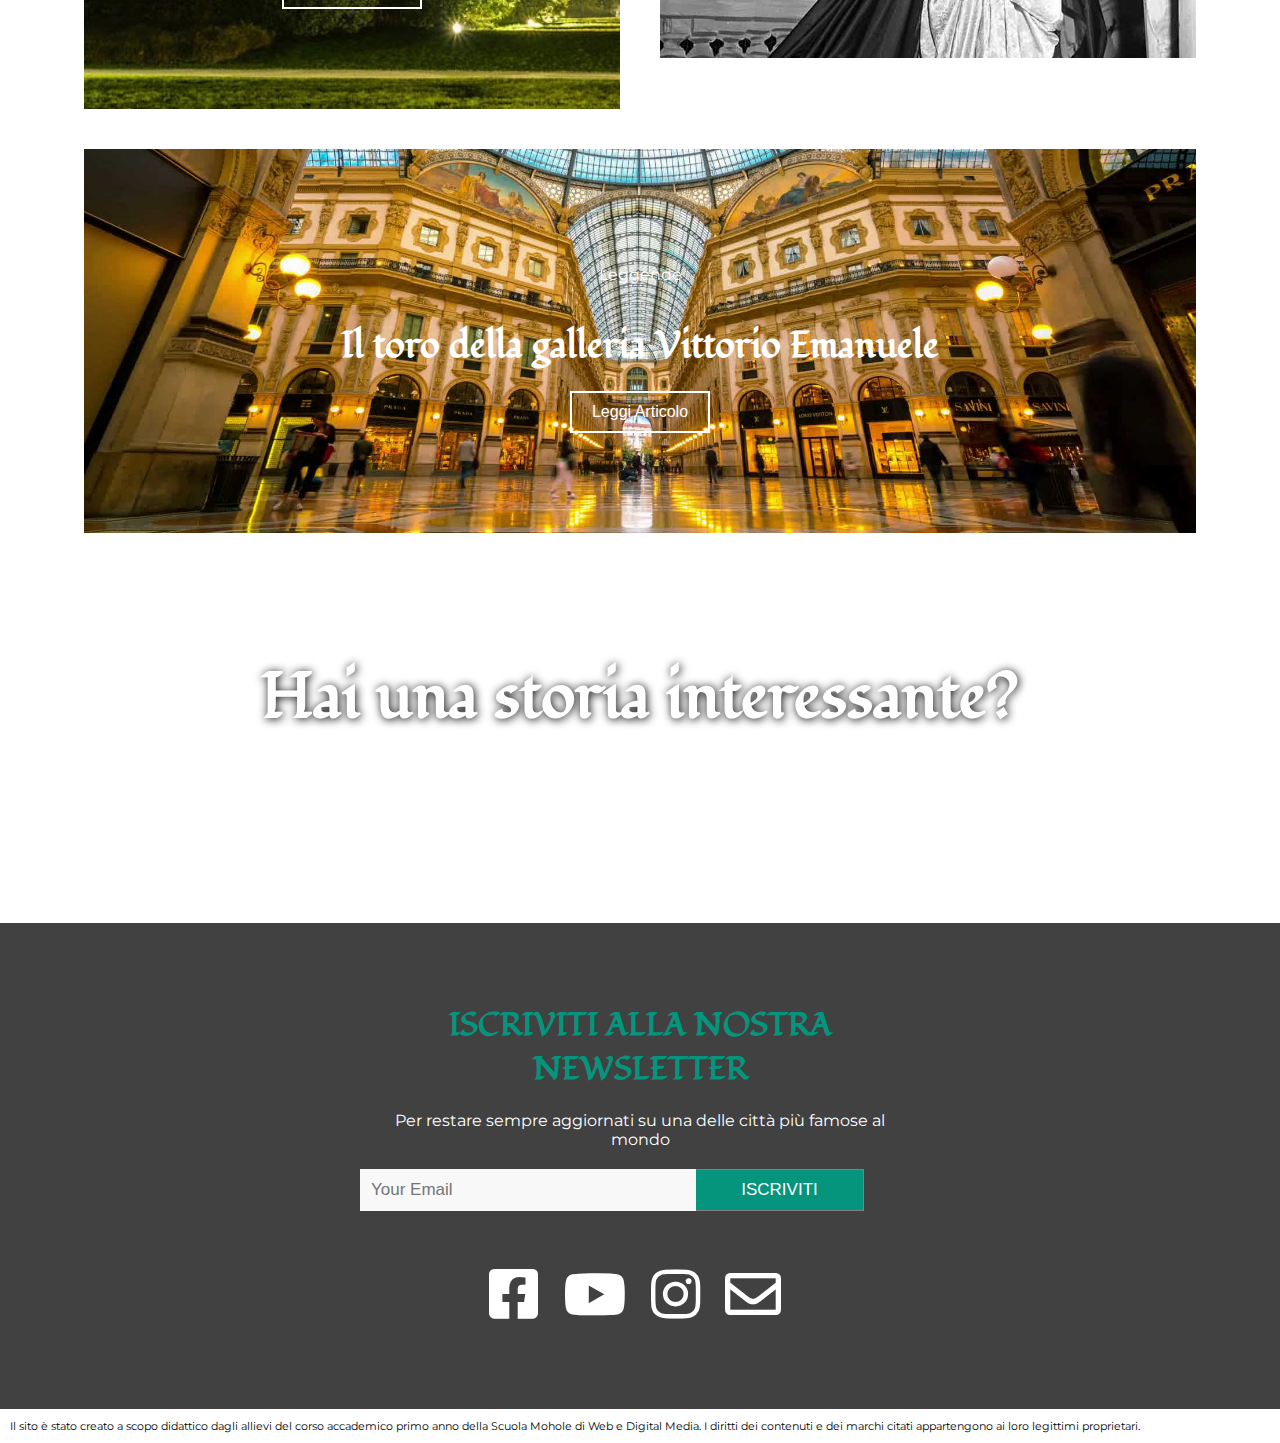
<file: leggende.html>
<!DOCTYPE html>
<html lang="it">
<head>
    <meta charset="UTF-8">
    <meta name="viewport" content="width=device-width, initial-scale=1.0">
    <meta http-equiv="X-UA-Compatible" content="ie=edge">
    <link rel="stylesheet" href="Fontawesome/css/all.min.css">
    <link rel="stylesheet" href="animate.min.css">
    <title>MilanThology - La Milano che nessuno racconta</title>
    <link href="https://fonts.googleapis.com/css?family=Montserrat:400,400i,700,900&display=swap" rel="stylesheet">
    <link href="https://fonts.googleapis.com/css?family=Fondamento&display=swap" rel="stylesheet">
    <link rel="stylesheet" href="style.css">
</head>
<body id="legend">
    <!-- HOME PRIMA FASCIA -->
    <header id="leggende">
        <nav>
            <div class="navigazione">
                <div class="posizione">
                    <div id="menuToggle">
                      <input type="checkbox" />
                      <span></span>
                      <span></span>
                      <span></span>
                      <ul id="menu">
                        <a href="index.html"><li>Home</li></a>
                        <a href="leggende.html"><li>Leggende</li></a>
                        <a href="storie.html"><li>Storie dimenticate</li></a>
                        <a href="segreti.html"><li>Segreti</li></a>
                        <a href="iscrizione.html"><li>Iscriviti</li></a>
                      </ul>
                    </div>
        
                </div>
                <div class="logo">
                    <a href="index.html"><h2>MilanThology</h2></a>
                </div>
                <div class="menu">
                     <ul>
                         <a href="leggende.html"><li>Leggende</li></a>
                         <a href="storie.html"><li>Storie dimenticate</li></a>
                         <a href="segreti.html"><li>Segreti</li></a>
                         <a href="iscrizione.html"><li>Iscriviti</li></a>
                     </ul>
                 </div>
            </div>
        </nav>
        <h1>LEGGENDE</h1>
        <a href="#main" class="fas fa-angle-double-down animated infinite fadeInDown slower"></a>
    </header>  
    <!-- FINE HOME PRIMA FASCIA -->
    <div class="box_page">
    <!-- ARTICOLI -->
        <div class="box">
            <div class="fascia_articoli leggende" id="main">
                <article>
                    <div class="title_article fantasma_duomo">
                        <p>Leggenda</p>
                        <h3>Carlina, il fantasma del Duomo</h3>
                        <a href="#"><button class="btn_leggi">Leggi Articolo</button></a>
                    </div>
                </article> 
                <article>
                    <div class="title_article Palazzo_marino">
                        <p>Leggenda</p>
                        <h3>La sciagura di Palazzo Marino</h3>
                        <a href="#"><button class="btn_leggi">Leggi Articolo</button></a>
                    </div>
                </article> 
                <article>
                    <div class="title_article Re_magi">
                        <p>Leggenda</p>
                        <h3>Re Magi nella Basilica di Sant’Eustorgio</h3>
                        <a href="#"><button class="btn_leggi">Leggi Articolo</button></a>
                    </div>
                </article> 
            </div>
            <div class="articoli_due">
                <article>
                    <div class="title_article Dama-velata">
                        <p>Leggenda</p>
                        <h3>la Dama velata di parco Sempione</h3>
                        <a href="dama_velata.html"><button class="btn_leggi">Leggi Articolo</button></a>
                    </div>
                </article>  
                <article>
                    <div class="title_article fantasma-scala">
                        <p>Leggenda</p>
                        <h3>Maria Callas alla scala</h3>
                        <a href="#"><button class="btn_leggi">Leggi Articolo</button></a>
                    </div>
                </article> 
            </div>
            <article>      
                <div class="title_article galleria">
                    <p>Leggende</p>
                    <h3>Il toro della galleria Vittorio Emanuele</h3>
                    <a href="#"><button class="btn_leggi">Leggi Articolo</button></a>
                </div>
            </article>
        </div>
    </div>
    <!-- FINE ARTICOLI -->
   <!-- CALL TO ACTION -->
   <div class="call_to_action">
    <h2>Hai una storia interessante?</h2>
    <a href="iscrizione.html"><button class="btn_scopri">Scrivi qui</button></a>
</div>
    <!-- FINE CALL TO ACTION -->
<!-- FOOTER -->
<footer>
    <div class="newsletter">
        <h3> ISCRIVITI ALLA NOSTRA NEWSLETTER </h3> 
        <p>Per restare sempre aggiornati su una delle città più famose al mondo</p> 
        <form class="example" action="/action_page.php">
            <input type="text" placeholder="Your Email" name="search">
            <button type="submit">ISCRIVITI</i></button>
        </form>
    </div>
        <div class="social">
            <a href="https://www.facebook.com/"><i class="fab fa-facebook-square"></i></a>
            <a href="https://www.youtube.com/"><i class="fab fa-youtube"></i></a>
            <a href="https://www.instagram.com/"><i class="fab fa-instagram"></i></a>
            <a href="https://www.gmail.com/"><i class="far fa-envelope"></i></a>
        </div>
    </footer>
    <section class="text_footer">
        Il sito è stato creato a scopo didattico dagli allievi del corso accademico primo anno della Scuola Mohole di Web e Digital Media. I diritti dei contenuti e dei marchi citati appartengono ai loro legittimi proprietari.
    </section>
    <!-- FINE FOOTER -->
</body>
</html>
</file>
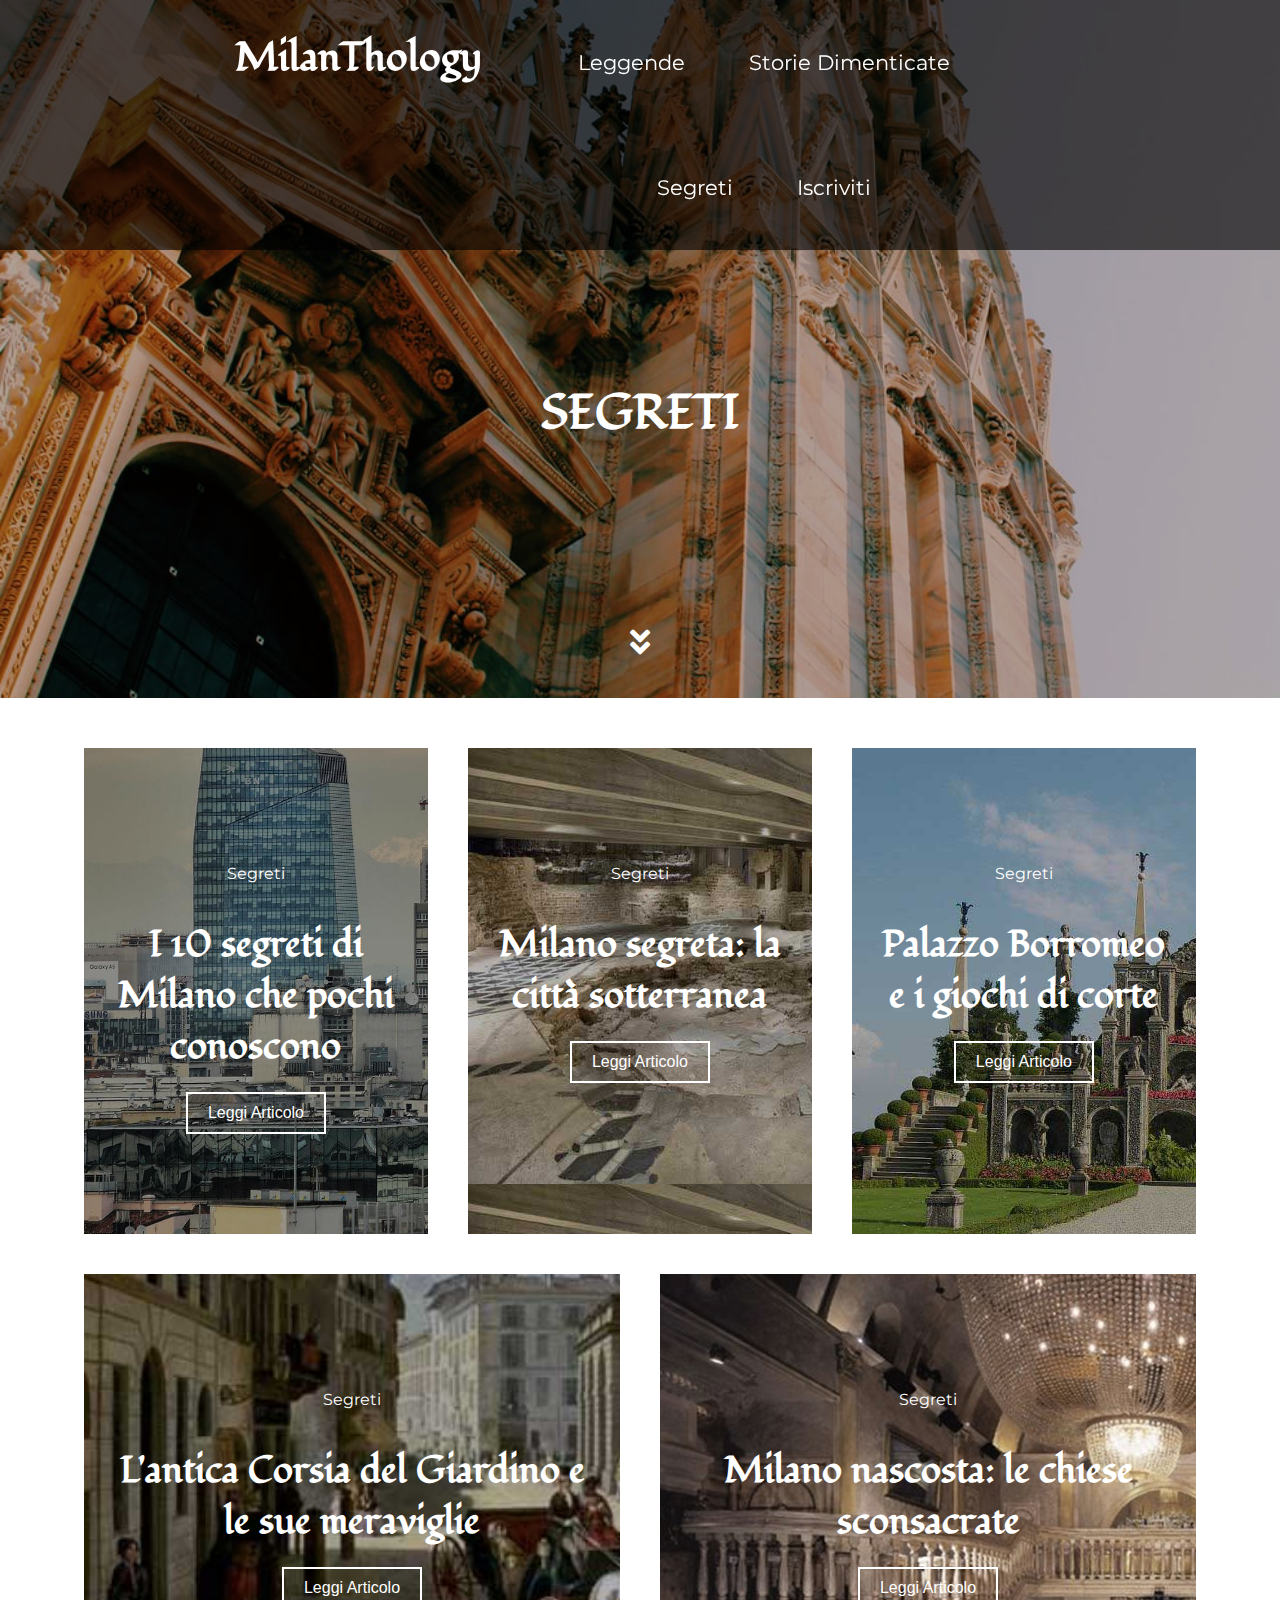
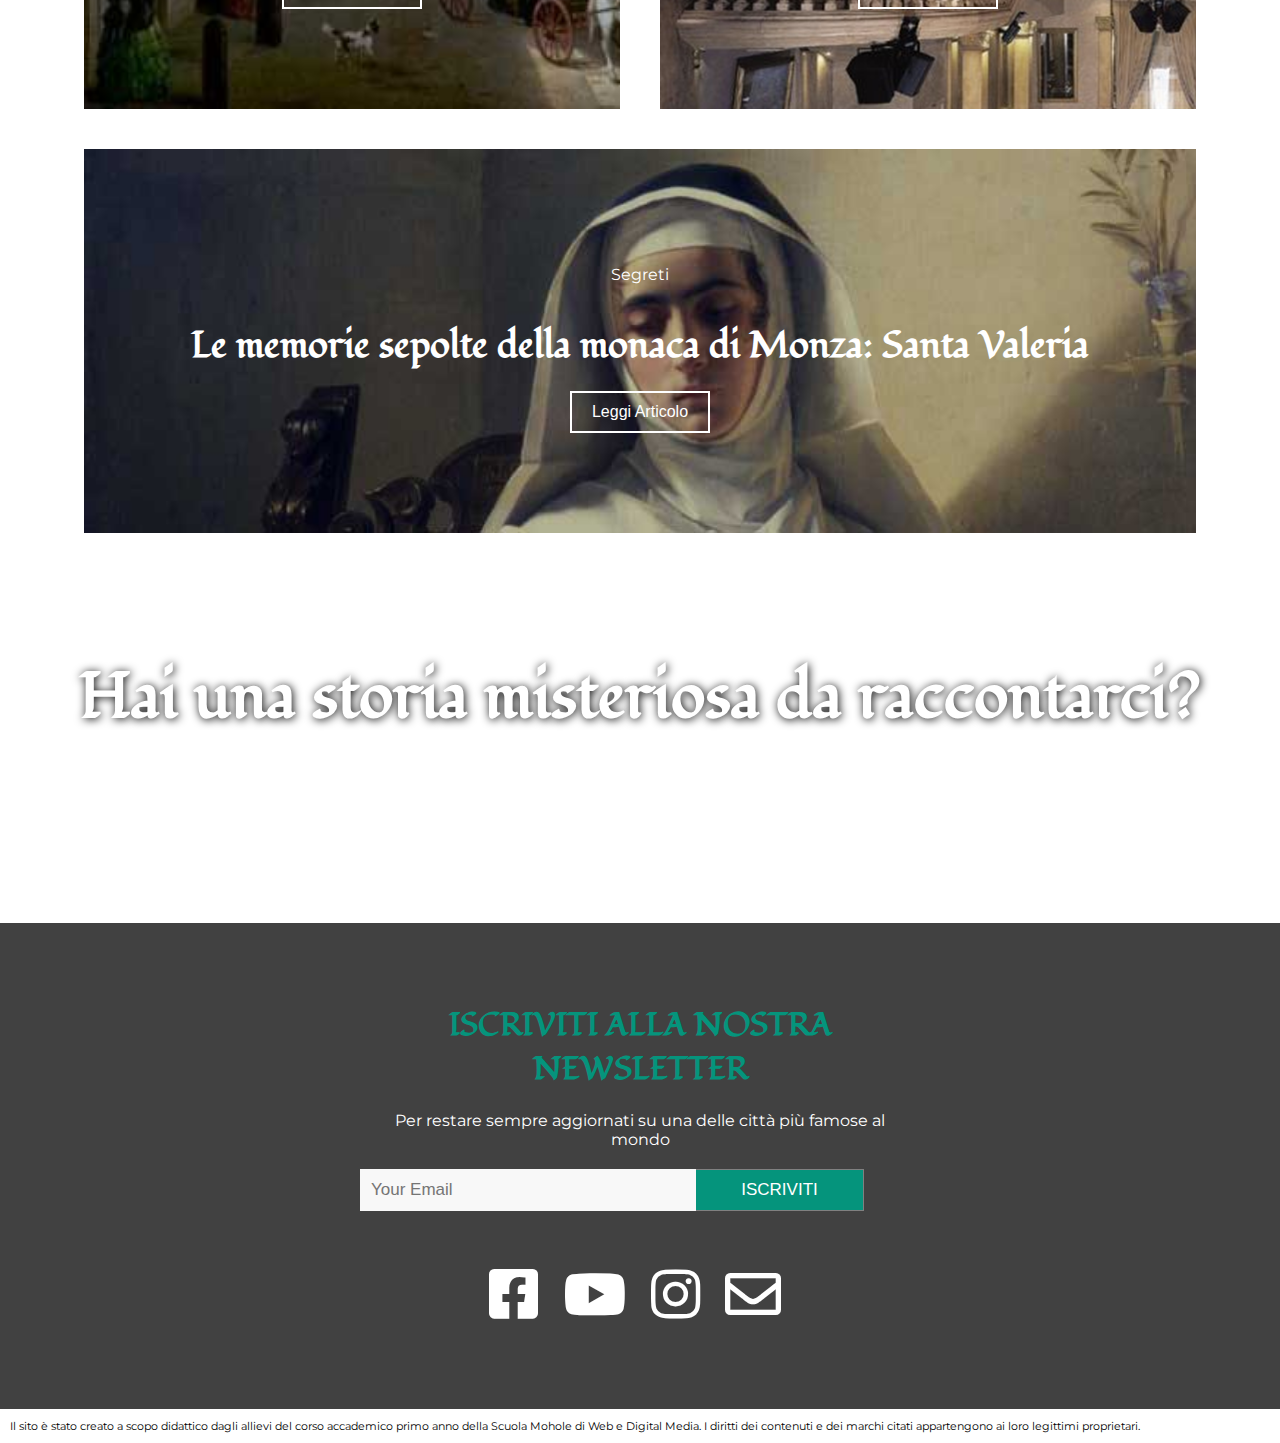
<file: segreti.html>
<!DOCTYPE html>
<html lang="it">
<head>
    <meta charset="UTF-8">
    <meta name="viewport" content="width=device-width, initial-scale=1.0">
    <meta http-equiv="X-UA-Compatible" content="ie=edge">
    <link rel="stylesheet" href="Fontawesome/css/all.min.css">
    <link rel="stylesheet" href="animate.min.css">
    <title>MilanThology - La Milano che nessuno racconta</title>
    <link href="https://fonts.googleapis.com/css?family=Montserrat:400,400i,700,900&display=swap" rel="stylesheet">
    <link href="https://fonts.googleapis.com/css?family=Fondamento&display=swap" rel="stylesheet">
    <link rel="stylesheet" href="style.css">
</head>
<body>
    <!-- HOME PRIMA FASCIA -->
    <header id="pag-segreti">
        <nav>
            <div class="navigazione">
                <div class="posizione">
                    <div id="menuToggle">
                      <input type="checkbox" />
                      <span></span>
                      <span></span>
                      <span></span>
                      <ul id="menu">
                        <a href="index.html"><li>Home</li></a>
                        <a href="leggende.html"><li>Leggende</li></a>
                        <a href="storie.html"><li>Storie dimenticate</li></a>
                        <a href="segreti.html"><li>Segreti</li></a>
                        <a href="iscrizione.html"><li>Iscriviti</li></a>
                      </ul>
                    </div>
        
                </div>
                <div class="logo">
                    <a href="index.html"><h2>MilanThology</h2></a>
                </div>
                <div class="menu">
                     <ul>
                         <a href="leggende.html"><li>Leggende</li></a>
                         <a href="storie.html"><li>Storie dimenticate</li></a>
                         <a href="segreti.html"><li>Segreti</li></a>
                         <a href="iscrizione.html"><li>Iscriviti</li></a>
                     </ul>
                 </div>
            </div>
        </nav>
        <h1>SEGRETI</h1>
        <a href="#main" class="fas fa-angle-double-down animated infinite fadeInDown slower"></a>
    </header>  
    <!-- FINE HOME PRIMA FASCIA -->
    <div class="box_page">
    <!-- ARTICOLI -->
        <div class="box">
            <div class="fascia_articoli leggende" id="main">
                <article>      
                    <div class="title_article segreti">
                        <p>Segreti</p>
                        <h3>I 10 segreti di Milano che pochi conoscono</h3>
                        <a href="404.html"><button class="btn_leggi">Leggi Articolo</button></a>
                    </div>
                </article>
                <article>
                    <div class="title_article città-sotterranea">
                        <p>Segreti</p>
                        <h3>Milano segreta: la città sotterranea</h3>
                        <a href="404.html"><button class="btn_leggi">Leggi Articolo</button></a>
                    </div>
                </article> 
                <article>
                    <div class="title_article Borromeo">
                        <p>Segreti</p>
                        <h3>Palazzo Borromeo e i giochi di corte</h3>
                        <a href="404.html"><button class="btn_leggi">Leggi Articolo</button></a>
                    </div>
                </article> 
            </div>
            <div class="articoli_due">
                <article>
                    <div class="title_article corsia">
                        <p>Segreti</p>
                        <h3>L'antica Corsia del Giardino e le sue meraviglie</h3>
                        <a href="dama_velata.html"><button class="btn_leggi">Leggi Articolo</button></a>
                    </div>
                </article>  
                <article>
                    <div class="title_article chiese">
                        <p>Segreti</p>
                        <h3>Milano nascosta: le chiese sconsacrate</h3>
                        <a href="404.html"><button class="btn_leggi">Leggi Articolo</button></a>
                    </div>
                </article> 
            </div>
            <article>      
                <div class="title_article monaca-monza">
                    <p>Segreti</p>
                    <h3>Le memorie sepolte della monaca di Monza: Santa Valeria</h3>
                    <a href="404.html"><button class="btn_leggi">Leggi Articolo</button></a>
                </div>
            </article>
        </div>
    </div>
    <!-- FINE ARTICOLI -->
   <!-- CALL TO ACTION -->
   <div class="call_to_action">
    <h2>Hai una storia misteriosa da raccontarci?</h2>
    <a href="iscrizione.html"><button class="btn_scopri">Scrivi qui</button></a>
    </div>
    <!-- FINE CALL TO ACTION -->

<!-- FOOTER -->
<footer>
    <div class="newsletter">
        <h3> ISCRIVITI ALLA NOSTRA NEWSLETTER </h3> 
        <p>Per restare sempre aggiornati su una delle città più famose al mondo</p> 
        <form class="example" action="/action_page.php">
            <input type="text" placeholder="Your Email" name="search">
            <button type="submit">ISCRIVITI</i></button>
        </form>
    </div>
        <div class="social">
            <a href="https://www.facebook.com/"><i class="fab fa-facebook-square"></i></a>
            <a href="https://www.youtube.com/"><i class="fab fa-youtube"></i></a>
            <a href="https://www.instagram.com/"><i class="fab fa-instagram"></i></a>
            <a href="https://www.gmail.com/"><i class="far fa-envelope"></i></a>
        </div>
    </footer>
    <section class="text_footer">
        Il sito è stato creato a scopo didattico dagli allievi del corso accademico primo anno della Scuola Mohole di Web e Digital Media. I diritti dei contenuti e dei marchi citati appartengono ai loro legittimi proprietari.
    </section>
    <!-- FINE FOOTER -->
</body>
</html>
</file>
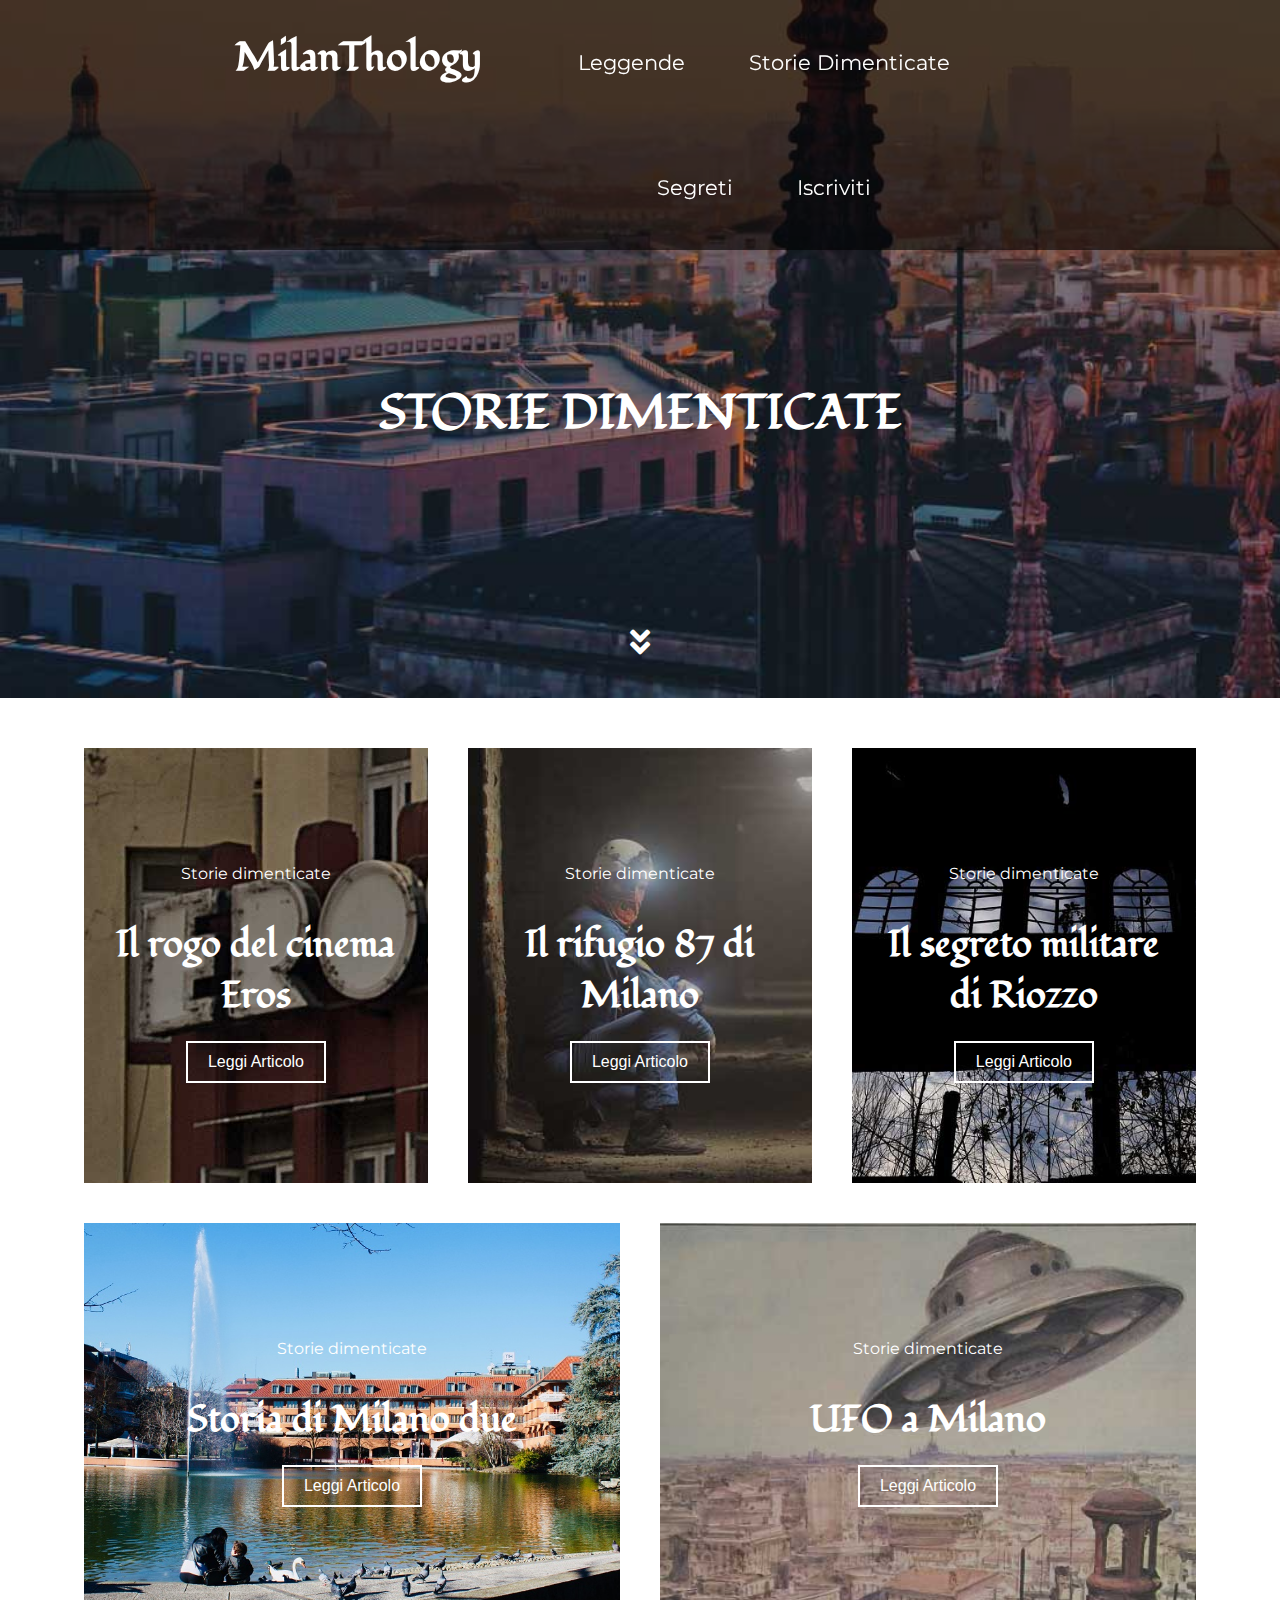
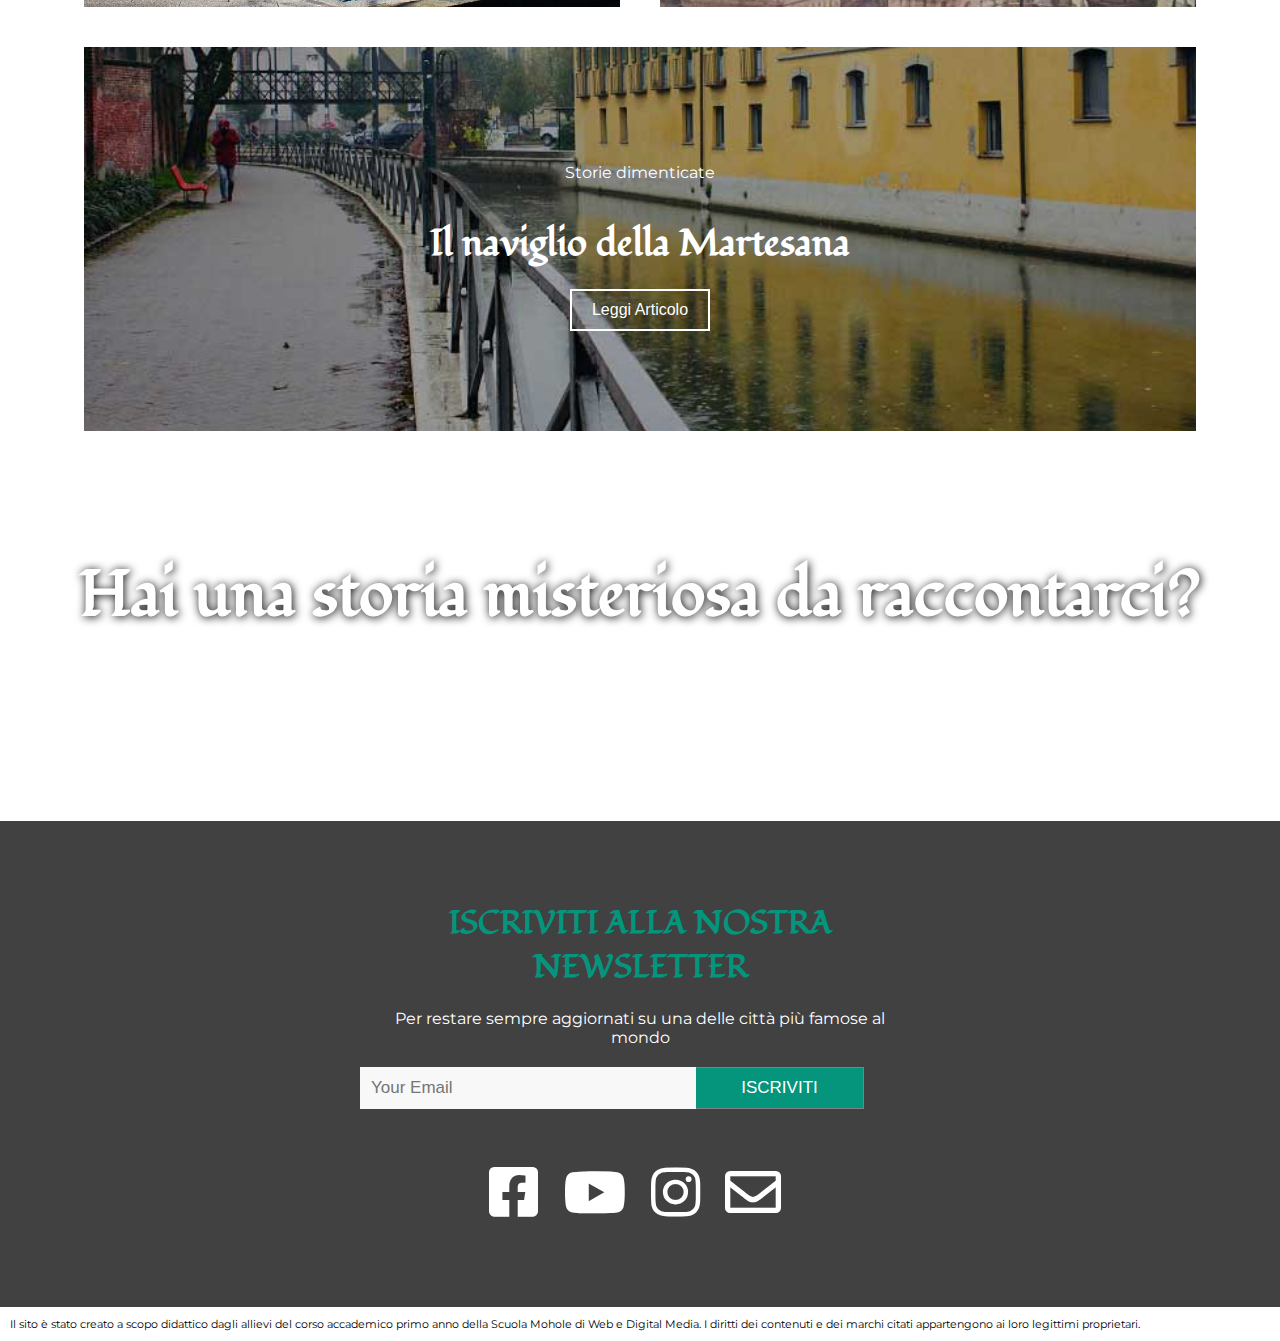
<file: storie.html>
<!DOCTYPE html>
<html lang="it">
<head>
    <meta charset="UTF-8">
    <meta name="viewport" content="width=device-width, initial-scale=1.0">
    <meta http-equiv="X-UA-Compatible" content="ie=edge">
    <link rel="stylesheet" href="Fontawesome/css/all.min.css">
    <link rel="stylesheet" href="animate.min.css">
    <title>MilanThology - La Milano che nessuno racconta</title>
    <link href="https://fonts.googleapis.com/css?family=Montserrat:400,400i,700,900&display=swap" rel="stylesheet">
    <link href="https://fonts.googleapis.com/css?family=Fondamento&display=swap" rel="stylesheet">
    <link rel="stylesheet" href="style.css">
</head>
<body>
    <!-- HOME PRIMA FASCIA -->
    <header id="miti">
        <nav>
            <div class="navigazione">
                <div class="posizione">
                    <div id="menuToggle">
                      <input type="checkbox" />
                      <span></span>
                      <span></span>
                      <span></span>
                      <ul id="menu">
                        <a href="index.html"><li>Home</li></a>
                        <a href="leggende.html"><li>Leggende</li></a>
                        <a href="storie.html"><li>Storie dimenticate</li></a>
                        <a href="segreti.html"><li>Segreti</li></a>
                        <a href="iscrizione.html"><li>Iscriviti</li></a>
                      </ul>
                    </div>
        
                </div>
                <div class="logo">
                    <a href="index.html"><h2>MilanThology</h2></a>
                </div>
                <div class="menu">
                     <ul>
                         <a href="leggende.html"><li>Leggende</li></a>
                         <a href="storie.html"><li>Storie dimenticate</li></a>
                         <a href="segreti.html"><li>Segreti</li></a>
                         <a href="iscrizione.html"><li>Iscriviti</li></a>
                     </ul>
                 </div>
            </div>
        </nav>
        <h1>STORIE DIMENTICATE</h1>
        <a href="#main" class="fas fa-angle-double-down animated infinite fadeInDown slower"></a>
    </header>  
    <!-- FINE HOME PRIMA FASCIA -->
    <div class="box_page">
    <!-- ARTICOLI -->
        <div class="box">
            <div class="fascia_articoli leggende" id="main">
                <article>
                    <div class="title_article cinema-eros">
                        <p>Storie dimenticate</p>
                        <h3>Il rogo del cinema Eros</h3>
                        <a href="404.html"><button class="btn_leggi">Leggi Articolo</button></a>
                    </div>
                </article> 
                <article>
                    <div class="title_article rifugio-87">
                        <p>Storie dimenticate</p>
                        <h3>Il rifugio 87 di Milano</h3>
                        <a href="404.html"><button class="btn_leggi">Leggi Articolo</button></a>
                    </div>
                </article> 
                <article>
                    <div class="title_article Riozzo">
                        <p>Storie dimenticate</p>
                        <h3>Il segreto militare di Riozzo</h3>
                        <a href="404.html"><button class="btn_leggi">Leggi Articolo</button></a>
                    </div>
                </article> 
            </div>
            <div class="articoli_due">
                <article>
                    <div class="title_article milano2">
                        <p>Storie dimenticate</p>
                        <h3>Storia di Milano due</h3>
                        <a href="404.html"><button class="btn_leggi">Leggi Articolo</button></a>
                    </div>
                </article>  
                <article>
                    <div class="title_article ufo">
                        <p>Storie dimenticate</p>
                        <h3>UFO a Milano</h3>
                        <a href="404.html"><button class="btn_leggi">Leggi Articolo</button></a>
                    </div>
                </article> 
            </div>
            <article>      
                <div class="title_article naviglio">
                    <p>Storie dimenticate</p>
                    <h3>Il naviglio della Martesana</h3>
                    <a href="404.html"><button class="btn_leggi">Leggi Articolo</button></a>
                </div>
            </article>
        </div>
    </div>
    <!-- FINE ARTICOLI -->
   <!-- CALL TO ACTION -->
   <div class="call_to_action">
    <h2>Hai una storia misteriosa da raccontarci?</h2>
    <a href="iscrizione.html"><button class="btn_scopri">Scrivi qui</button></a>
    </div>
    <!-- FINE CALL TO ACTION -->
<!-- FOOTER -->
    <footer>
        <div class="newsletter">
            <h3> ISCRIVITI ALLA NOSTRA NEWSLETTER </h3> 
            <p>Per restare sempre aggiornati su una delle città più famose al mondo</p> 
            <form class="example" action="/action_page.php">
                <input type="text" placeholder="Your Email" name="search">
                <button type="submit">ISCRIVITI</i></button>
            </form>
        </div>
            <div class="social">
                <a href="https://www.facebook.com/"><i class="fab fa-facebook-square"></i></a>
                <a href="https://www.youtube.com/"><i class="fab fa-youtube"></i></a>
                <a href="https://www.instagram.com/"><i class="fab fa-instagram"></i></a>
                <a href="https://www.gmail.com/"><i class="far fa-envelope"></i></a>
            </div>
        </footer>
        <section class="text_footer">
            Il sito è stato creato a scopo didattico dagli allievi del corso accademico primo anno della Scuola Mohole di Web e Digital Media. I diritti dei contenuti e dei marchi citati appartengono ai loro legittimi proprietari.
        </section>
        <!-- FINE FOOTER -->
</body>
</html>
</file>
<file: style.css>
*{
    margin: 0;
    padding: 0;
    box-sizing: border-box;  
}
body{
    font-family: 'Montserrat', sans-serif;
    font-size: 16px;
    width: 100%; 
}
h1,
h2,
h3,
h4{
    font-family: 'Fondamento','serif';
}
/* HOME CELL */
/* HOME PRIMA FASCIA */
header{
    width: 100%;
    height: auto;
    text-align: center;
}
header a{
    color: #fff;
    font-size: 2rem;
    padding-bottom: 40px;
    text-decoration: none;
}
nav{
    background-color: rgba(0, 0, 0,0.6);
    position: fixed;
    padding-bottom: 20px;
}
.menu{
    display: none;
}
.posizione{
    display: block;
    margin-left: 10px;
}
.navigazione{
    display: flex;
    flex-direction: row;
    justify-content: space-around;
}
.logo{
    padding-top: 30px;
    padding-left: 50px;
}
#home{
    background-image: url(img/home_mobile.jpg); 
    background-size: cover;
}
#menuToggle
{
  display: block;
  position: relative;
  top: 50px;
  left: 0px;
  
  z-index: 1;
  
  -webkit-user-select: none;
  -moz-user-select: none;
   -ms-user-select: none;
       user-select: none;
}

#menuToggle a
{
  text-decoration: none;
  color: #232323;
  
  -webkit-transition: color 0.3s ease;
  
  transition: color 0.3s ease;
}

#menuToggle a:hover
{
  color: tomato;
}


#menuToggle input
{
  display: block;
  width: 40px;
  height: 32px;
  position: absolute;
  top: -7px;
  left: -5px;
  
  cursor: pointer;
  
  opacity: 0; /* hide this */
  z-index: 2; /* and place it over the hamburger */
  
  -webkit-touch-callout: none;
}

/*
 * Just a quick hamburger
 */
#menuToggle span
{
  display: block;
  width: 33px;
  height: 4px;
  margin-bottom: 5px;
  position: relative;
  
  background: #cdcdcd;
  border-radius: 3px;
  
  z-index: 1;
  
  -webkit-transform-origin: 4px 0px;
  
          transform-origin: 4px 0px;
  
  -webkit-transition: background 0.5s cubic-bezier(0.77,0.2,0.05,1.0),
              opacity 0.55s ease,
              -webkit-transform 0.5s cubic-bezier(0.77,0.2,0.05,1.0);
  
  transition: background 0.5s cubic-bezier(0.77,0.2,0.05,1.0),
              opacity 0.55s ease,
              -webkit-transform 0.5s cubic-bezier(0.77,0.2,0.05,1.0);
  
  transition: transform 0.5s cubic-bezier(0.77,0.2,0.05,1.0),
              background 0.5s cubic-bezier(0.77,0.2,0.05,1.0),
              opacity 0.55s ease;
  
  transition: transform 0.5s cubic-bezier(0.77,0.2,0.05,1.0),
              background 0.5s cubic-bezier(0.77,0.2,0.05,1.0),
              opacity 0.55s ease,
              -webkit-transform 0.5s cubic-bezier(0.77,0.2,0.05,1.0);
}

#menuToggle span:first-child
{
  -webkit-transform-origin: 0% 0%;
          transform-origin: 0% 0%;
}

#menuToggle span:nth-last-child(2)
{
  -webkit-transform-origin: 0% 100%;
          transform-origin: 0% 100%;
}

/* 
 * Transform all the slices of hamburger
 * into a crossmark.
 */
#menuToggle input:checked ~ span
{
  opacity: 1;
  -webkit-transform: rotate(45deg) translate(-2px, -1px);
          transform: rotate(45deg) translate(-2px, -1px);
  background: #232323;
}

/*
 * But let's hide the middle one.
 */
#menuToggle input:checked ~ span:nth-last-child(3)
{
  opacity: 0;
  -webkit-transform: rotate(0deg) scale(0.2, 0.2);
          transform: rotate(0deg) scale(0.2, 0.2);
}

/*
 * Ohyeah and the last one should go the other direction
 */
#menuToggle input:checked ~ span:nth-last-child(2)
{
  -webkit-transform: rotate(-45deg) translate(0, -1px);
          transform: rotate(-45deg) translate(0, -1px);
}

/*
 * Make this absolute positioned
 * at the top left of the screen
 */
#menu
{
  position: absolute;
  width: 300px;
  margin: -100px 0 0 -50px;
  padding: 50px;
  padding-top: 125px;
  
  background: #ededed;
  list-style-type: none;
  -webkit-font-smoothing: antialiased;
  /* to stop flickering of text in safari */
  
  -webkit-transform-origin: 0% 0%;
  
          transform-origin: 0% 0%;
  -webkit-transform: translate(-100%, 0);
          transform: translate(-100%, 0);
  
  -webkit-transition: -webkit-transform 0.5s cubic-bezier(0.77,0.2,0.05,1.0);
  
  transition: -webkit-transform 0.5s cubic-bezier(0.77,0.2,0.05,1.0);
  
  transition: transform 0.5s cubic-bezier(0.77,0.2,0.05,1.0);
  
  transition: transform 0.5s cubic-bezier(0.77,0.2,0.05,1.0), -webkit-transform 0.5s cubic-bezier(0.77,0.2,0.05,1.0);
}

#menu li
{
  padding: 10px 0;
  font-size: 1.2rem
}
#menuToggle input:checked ~ ul
{
  -webkit-transform: none;
          transform: none;
}
h1{
    text-align: center;
    color: #ffffff;
    padding: 150px 2px 100px 2px;
}
h2{
    font-size: 2.5rem;
}
/* FINE HOME PRIMA FASCIA */
.box_page{
    width: 100%;
    margin: auto;
    padding: auto;
}
/* INTRODUZIONE */
.intro{
    display: flex;
    flex-direction: column;
    text-align: center;
}
.img_intro{
    display: none;
}
.intro h2{
    padding: 30px 2px 10px 2px;
    font-size: 2rem;
}
.text{
    text-align: justify;
    padding: 20px;
    font-size: 1.2rem;
}
.btn_intro{
    border: 2px solid #000000;
    color: #000000;
    background: none;
    padding: 10px 20px;
    font-size: 1rem;
    transition: 0.8s;
}
.btn_scopri{
    border: 2px solid #ffffff;
    color: #ffffff;
    background: none;
    padding: 10px 20px;
    font-size: 1rem;
    transition: 0.8s;
}
/* FINE INTRODUZIONE */

/* ARTICOLI */
article{
    width: 100%;
    height: auto;
    color: #ffffff;
    padding: 20px;
    display: flex;
    flex-direction: column;
    text-align: center;
}
.title_article{
    width: 100%;
    height: auto; 
    padding: 100px 0; 
}
.segreti{
    background-image: url(img/segreti.jpg);
    background-size: cover;
}
.title_article p{
    padding: 1rem;
}
.title_article h3{
    padding: 20px;
    font-size: 2.3rem;
}
.btn_leggi{
    border: 2px solid #fff;
    color: #ffffff;
    background: none;
    padding: 10px 20px;
    font-size: 1rem;
    transition: 0.8s;
}
.fantasma_duomo{
    background-image: url(img/fantasma_duomo.jpg);
    background-size: cover;
}
.Palazzo_marino{
    background-image: url(img/Palazzo_marino.jpg);
    background-size: cover;
}
.Re_magi{
    background-image: url(img/Re_magi.jpg);
    background-size: cover;
}
.luoghi_spaventosi{
    background-image: url(img/luoghi_spaventosi.jpg);
    background-size: cover;
}
.templari{
    background-image: url(img/templari.jpg);
    background-size: cover;
}
/* FINE ARTICOLI */

/* CALL TO ACTION */
.call_to_action{
    background-image: url(img/scrivi_storia.jpg);
    background-size: cover;
    color: #fff;
    text-align: center;
    height: 100%;
    padding: 40px 20px;
    margin-bottom: 20px;
}
.call_to_action h2{
    padding-bottom: 20px;
}
.call_to_action p{
    width: 50%;
    margin: 30px auto;
}
/* FINE CALL TO ACTION */

/* FOOTER */
footer{
    display: flex;
    flex-direction: column;
    background-color: rgb(65, 65, 65);
    color: #fff;
    padding: 10px;
}
.newsletter{
    width: 100%;
    margin: auto;
    text-align: center;
}
.newsletter  h3{
    color: rgb(5, 148, 124);
    font-size: 1rem;
}
.newsletter p{
    margin: 20px;
}
form.example input[type=text] {
    padding: 10px;
    font-size: 17px;
    border: 1px solid #f8f8f8;
    float: left;
    width: 60%;
    background: #f8f8f8;
}
  
form.example button {
    float: left;
    width: 30%;
    padding: 10px;
    background: rgb(5, 148, 124);
    color: white;
    font-size: 17px;
    border: 1px solid grey;
    border-left: none;
    cursor: pointer;
}      
 form.example button:hover {
    background: rgb(5, 148, 124);
}      
form.example::after {
    content: "";
    clear: both;
    display: table;
}
.text_footer{
    padding: 10px;
    font-size: 0.7rem;
}
.social{
    text-align: center;
    font-size: 3.5rem;
    color: white;
}
/* HOME media query PC */
@media(min-width: 800px){
    #home{
        background-image: url(img/home.jpg); 
        background-size: cover;
    }
    #home h1{
        font-size: 4rem;
    }
    nav{
        width: 100%;
        display: flex;
        flex-direction: row;
        padding-bottom: 0px;
    }
    nav .logo{
        color: #fff;
    }
    h1{
        font-size: 3rem;
        padding: 380px 0 180px 0;
    }
    main{
        display: flex;
        flex-direction: row;
    }
    .box_page{
        width: 90%;
        background-color: #fff;
        padding-right: auto;
        padding-left: auto;
    }
    /* INTRODUZIONE */
    .intro {
        width: 50%;
        height: auto;
        display: flex;
        flex-direction: column;
        justify-content: center;
        align-items: center;
        padding: 70px ;
    }
    .intro h2{
        font-size: 2.5rem;
    }
    .img_intro{
        display: block;
        background-size: cover;
    }
    .img_intro img{
        box-shadow: 15px 15px 5px #726f6f ;
    }
    .text{
        font-size: 1.6rem;
    }
    .btn_scopri{
        border: 2px solid #ffffff;
        color: #ffffff;
        background: none;
        padding: 10px 20px;
        font-size: 1rem;
        transition: 0.8s;
    }
    .btn_scopri:hover {
        background-color: #ffffff;
        border: 2px solid #ffffff;
        border-radius: 5px;
        color: #000000;
    }
    .btn_intro{
        border: 2px solid #000000;
        color: #000000;
        background: none;
        padding: 10px 20px;
        font-size: 1rem;
        transition: 0.8s;
    }
    .btn_intro:hover {
        background-color: #000000;
        border: 2px solid #000000;
        border-radius: 5px;
        color: #ffffff;
    }
    /* FINE INTRODUZIONE */

    /* ARTICOLI */
    .fascia_articoli{
        width: 100%;
        display: flex;
        flex-direction: row; 
    }
    .fascia_articoli article{
        display: flex;
        flex-direction: row;
        width: 33.33%;
    }
    .btn_leggi:hover {
        background-color: #f8f8f8;
        border-radius: 5px;
        color: #000000;
    }
    .call_to_action{
        min-height: 300px;
        color: black;
        background-position: bottom;
        background-size: cover;
        background-attachment: fixed;
        display: flex;
        justify-content: center;
        font-size: 1.3rem;
        align-items: center;
        text-align: center;
        color: white;
        padding: 100px 10px;
        text-shadow: 1px 1px 10px black;
        display: block;
    }
    .call_to_action h2{
        font-size: 4rem;
    }
    footer{
        display: flex;
        flex-direction: column;
        background-color: rgb(65, 65, 65);
        color: #fff;
        padding: 80px;
    }
    .newsletter{
        width: 50%;
        margin: auto auto 50px auto;
        text-align: center;
    }
    .newsletter  h3{
        color: rgb(5, 148, 124);
        font-size: 2rem;
    }
    .newsletter p{
        margin: 20px;
    }
    form.example input[type=text] {
        padding: 10px;
        font-size: 17px;
        border: 1px solid #f8f8f8;
        float: left;
        width: 60%;
        background: #f8f8f8;
    }
      
    form.example button {
        float: left;
        width: 30%;
        padding: 10px;
        background: rgb(5, 148, 124);
        color: white;
        font-size: 17px;
        border: 1px solid grey;
        border-left: none;
        cursor: pointer;
    }      
     form.example button:hover {
        background: rgb(5, 148, 124);
    }      
    form.example::after {
        content: "";
        clear: both;
        display: table;
    }
    .text_footer{
        padding: 10px;
        font-size: 0.7rem;
    }
    .social{
        text-align: center;
        font-size: 3.5rem;
        color: white;
    }

}

/* LEGGENDE CELL */
#leggende{
    background-image: url(img/leggende.jpg);
    background-size: cover;
}

.Dama-velata{
    background-image: url(img/Dama_Velata.jpg);
    background-size: cover;
}
.fantasma-scala{
    background-image: url(img/fantasma_scala.jpg);
    background-size: cover;
}
.galleria{
    background-image: url(img/Galleria.jpg);
    background-size: cover;
}
@media(min-width: 800px){
    .articoli_due{
        display: flex;
        flex-direction: row;
    }
    .leggende{
        padding-top: 30px;
    }
}

#iscriviti{
    background-image: url(img/iscriviti.jpg);
    background-size: cover; 
}
#iscriviti  h1{
    text-align: left;
    padding-left: 100px;
}
.top{
    padding: 50px 0px;
}
.options{
    text-align: center;
    box-shadow: -15px 15px 5px #e0dede ;

}
.icone{
    font-size: 9rem;
    text-align: center;
}
.btn{
    border: 2px solid #fff;
    color: #ffffff;
    padding: 10px 20px;
    font-size: 1rem;
    transition: 0.8s;
    background: rgb(5, 148, 124);
}
.btn:hover{
    background: rgb(2, 58, 48);
}
/* CSS ARTICOLO */
#dama_velata{
    background-image: url(img/Dama_Velata.jpg);
    background-size: cover;
    width: 100%;
    height:auto;
    text-align: center;
}
.immagine-evidenza{
    width: 100%;
}
.immagine-evidenza img{
    padding: 15px;
    width: 100%;
}
.articolo{
    width: 100%;
    margin-left: auto;
    margin-right: auto;
}
.articolo h2{
    font-size: 2rem;
    text-align: left;
    padding: 5px 15px;
}
.articolo p{
    padding: 5px 15px;
    padding-bottom: 60px;
    text-align: justify;
    margin-left: auto;
    margin-right: auto;
}
.immagini_articolo{
    width: 100%;
    margin-bottom: 20px; 
    padding: 5px 15px;   
}
.immagini_articolo img{
    width: 70%;
    padding: 5px 15px;
}
.pubblicazione p{
    font-size: 0.7rem;
}
/* 404 */
  #error-page .content {
    text-align: center;
    padding-top: 40px;
    color: #CDD4DE;
  }
@media(min-width: 800px){
    .immagine-evidenza{
        width: 80%;
    }
    .immagine-evidenza img{
        margin-top: -130px;
        width: 100%;
    }
    .articolo{
        width: 60%;
    }
    .articolo h2{
        font-size: 2.3rem;
        text-align: left;
        padding-bottom: 40px;
        padding-top: 40px;
    }
    .articolo p{
        font-size: 1.6rem;
        padding-bottom: 70px;
    }
    .immagini_articolo{
        width: 100%;
        margin-bottom: 40px;    
    }
    .immagini_articolo img{
        width: 70%;
    }
    .pubblicazione p{
        font-size: 0.9rem;
    }
    .commenti input{
        width: 100%;
        padding: 40px;
        border-radius: 3px;
        margin-bottom: 30px;
        font-size: 1rem;
    }
    .commenti button{
        background: rgb(5, 148, 124);
        color: white;
        width: 10%;
        font-size: 1rem;
        padding: 5px;
        margin-bottom: 30px;
        cursor: pointer;
    }
}

  #error-page .content h1 {
    font-weight: 900;
    font-size: 7rem;
    line-height: 1;
    margin-bottom: -10px;
    opacity: 0.6;
  }
  #error-page .content h2 {
    font-weight: 700;
    font-size: 3rem;
    margin-bottom: 6px;
    opacity: 0.9;
  }
  #error-page .content p {
    font-weight: 300;
    font-size: 1rem;
    opacity: 0.7;
    margin-bottom: 140px;
  }
  #error-page .content a {
    display: inline-block;
    font-weight: 300;
    font-size: 0.8rem;
    text-transform: uppercase;
    border: 1px solid #CDD4DE;
    padding: 8px 14px;
    border-radius: 4px;
    opacity: 0.4;
    cursor: pointer;
    color: #ffffff;
    text-decoration: none;
    margin-bottom: 210px;
  }
  #error-page {
    background-image: url(img/404.jpg);
    background-size: cover;
    width: 100%;
    height: auto;
  }

/* ISCRIVITI */
#iscrizione nav {
    margin-bottom: 30px;
}
#iscrizione{
   background-image: url(img/iscriviti.jpg);
   background-size: cover;	
}

*,:after,:before{box-sizing:border-box}
.clearfix:after,.clearfix:before{content:'';display:table}
.clearfix:after{clear:both;display:block}
a{color:inherit;text-decoration:none}

.login-wrap{
   font:600 16px/18px 'Montserrat',sans-serif;
   margin:0;
   color:rgb(194, 194, 194);
   width:100%;
   margin:auto;
   max-width:525px;
   min-height:670px;
   position:relative;
   background:url(img/iscrizione.jpg) no-repeat center;
   box-shadow:0 12px 15px 0 rgba(0,0,0,.24),0 17px 50px 0 rgba(0,0,0,.19);
}
.login-html{
   width:100%;
   height:100%;
   position:absolute;
   padding:90px 70px 50px 70px;
   background:rgba(78, 78, 78, 0.9);
}
.login-html .sign-in-htm,
.login-html .sign-up-htm{
   top:0;
   left:0;
   right:0;
   bottom:0;
   position:absolute;
   -webkit-transform:rotateY(180deg);
           transform:rotateY(180deg);
   -webkit-backface-visibility:hidden;
           backface-visibility:hidden;
   -webkit-transition:all .4s linear;
   transition:all .4s linear;
}
.login-html .sign-in,
.login-html .sign-up,
.login-form .group .check{
   display:none;
}
.login-html .tab,
.login-form .group .label,
.login-form .group .button{
   text-transform:uppercase;
   cursor: pointer;
}
.login-html .tab{
   font-size:22px;
   margin-right:15px;
   padding-bottom:5px;
   margin:0 15px 10px 0;
   display:inline-block;
   border-bottom:2px solid transparent;
}
.login-html .sign-in:checked + .tab,
.login-html .sign-up:checked + .tab{
   color:#fff;
   border-color:#585858;
}
.login-form{
   min-height:345px;
   position:relative;
   -webkit-perspective:1000px;
           perspective:1000px;
   -webkit-transform-style:preserve-3d;
           transform-style:preserve-3d;
}
.login-form .group{
   margin-bottom:15px;
}
.login-form .group .label,
.login-form .group .input,
.login-form .group .button{
   width:100%;
   color:#fff;
   display:block;
}
.login-form .group .input,
.login-form .group .button{
   border:none;
   padding:15px 20px;
   border-radius:25px;
   background:rgba(255,255,255,.1);
}
.login-form .group input[data-type="password"]{
   -webkit-text-security:circle;
}
.login-form .group .label{
   color:rgb(194, 194, 194);
   font-size:12px;
}
.login-form .group .button{
   background:#808080;
}
.login-form .group label .icon{
   width:15px;
   height:15px;
   border-radius:2px;
   position:relative;
   display:inline-block;
   background:rgba(255,255,255,.1);
}
.login-form .group label .icon:before,
.login-form .group label .icon:after{
   content:'';
   width:10px;
   height:2px;
   background:#fff;
   position:absolute;
   -webkit-transition:all .2s ease-in-out 0s;
   transition:all .2s ease-in-out 0s;
}
.login-form .group label .icon:before{
   left:3px;
   width:5px;
   bottom:6px;
   -webkit-transform:scale(0) rotate(0);
           transform:scale(0) rotate(0);
}
.login-form .group label .icon:after{
   top:6px;
   right:0;
   -webkit-transform:scale(0) rotate(0);
           transform:scale(0) rotate(0);
}
.login-form .group .check:checked + label{
   color:#fff;
}
.login-form .group .check:checked + label .icon{
   background:#352b1c;
}
.login-form .group .check:checked + label .icon:before{
   -webkit-transform:scale(1) rotate(45deg);
           transform:scale(1) rotate(45deg);
}
.login-form .group .check:checked + label .icon:after{
   -webkit-transform:scale(1) rotate(-45deg);
           transform:scale(1) rotate(-45deg);
}
.login-html .sign-in:checked + .tab + .sign-up + .tab + .login-form .sign-in-htm{
   -webkit-transform:rotate(0);
           transform:rotate(0);
}
.login-html .sign-up:checked + .tab + .login-form .sign-up-htm{
   -webkit-transform:rotate(0);
           transform:rotate(0);
}

.hr{
   height:2px;
   margin:60px 0 50px 0;
   background:rgba(255,255,255,.2);
}
.foot-lnk{
    text-align:center;
    display: flex;
    flex-direction: column;
}
.return-home{
    padding-top: 2em;
    color: #000000;
    opacity: 0.6;
}
.return-home:hover{
    opacity: 1;
    transition: 0.8s;
}
/* MITI */
#miti{
    background-image: url(img/miti.jpg);
    background-size: cover;
}
.cinema-eros{
    background-image: url(img/eros.jpg);
}
.rifugio-87{
    background-image: url(img/rifugio_87_milano.jpg);
    background-size: cover;
}
.Riozzo{
    background-image: url(img/riozzo.jpg);
    background-size: cover;
}
.milano2{
    background-image: url(img/milano2.jpg);
    background-size: cover;
}
.ufo{
    background-image: url(img/ufo.jpg);
    background-size: cover;
}
.naviglio{
    background-image: url(img/naviglio.jpg);
    background-size: cover;
}
#pag-segreti{
    background-image: url(img/pag-segreti.png);
    background-size: cover;
}
.città-sotterranea{
    background-image: url(img/città-sotterranea.jpg);
}
.Borromeo{
    background-image: url(img/borromeo.jpg);
}
.corsia{
    background-image: url(img/corsia.jpg);
    background-size: cover;
}
.chiese{
    background-image: url(img//chiese.png);
    height: 100%;
}
.monaca-monza{
    background-image: url(img/monaca-monza.jpg);
    background-size: cover;
}
header>nav{
    display: flex;
    flex-direction: row;
    justify-content: space-between;
    padding-right: 50px;
}


@media(min-width: 800px){
    .navigazione{
        display: flex;
        flex-direction: row;
        justify-content: space-around;
        width: 70%;
        margin: auto;
    }
    .menu{
        display: block;
    }
    .posizione{
        display: none;
    }
    nav .menu li{
        display: inline-block; 
        list-style: none; 
        text-transform: capitalize;
        color: #ffffff;
        font-size: 1.3rem;
        padding: 50px 30px;
    }
    #iscrizione li{
        color: #232323;
        display: block;
    }

}

/* i footer */
i{
    padding-right: 10px;
}

@media(max-width: 799px){
    .menu{
        display:none;
    }
}
</file>
